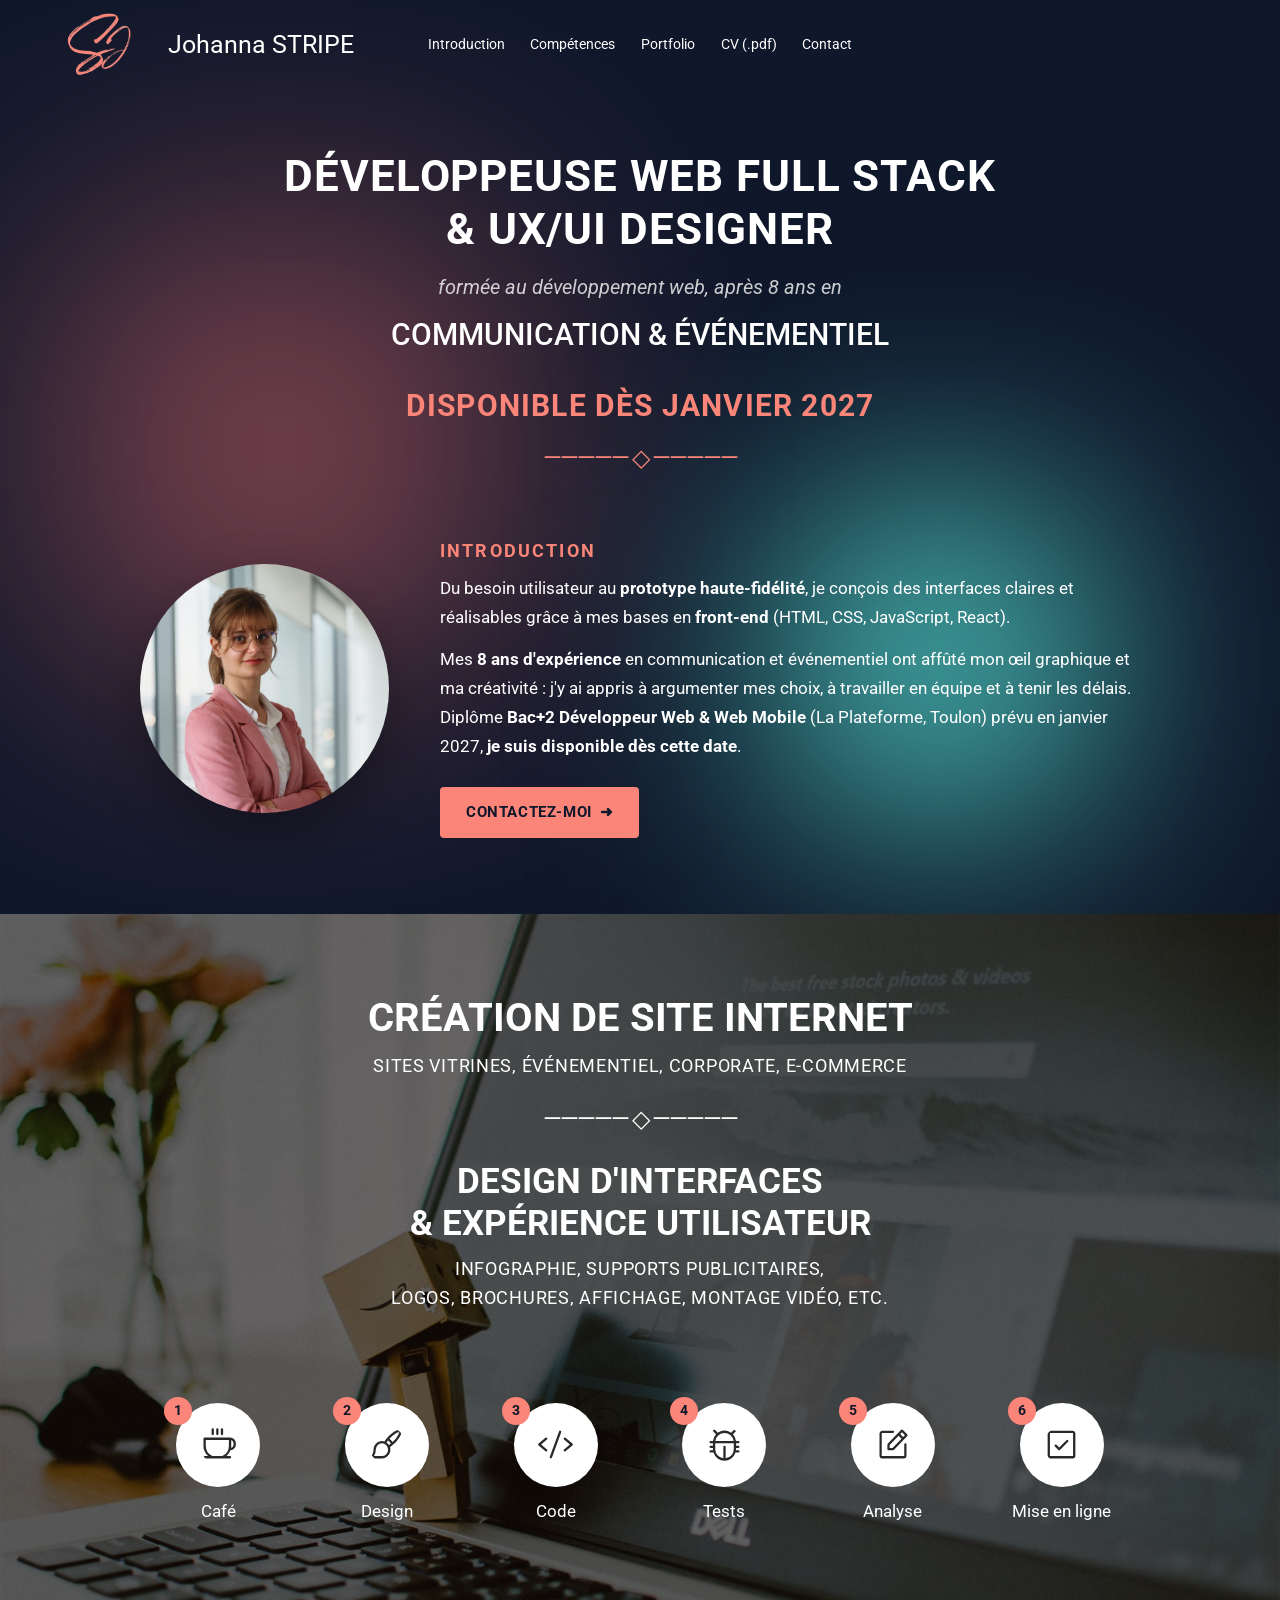
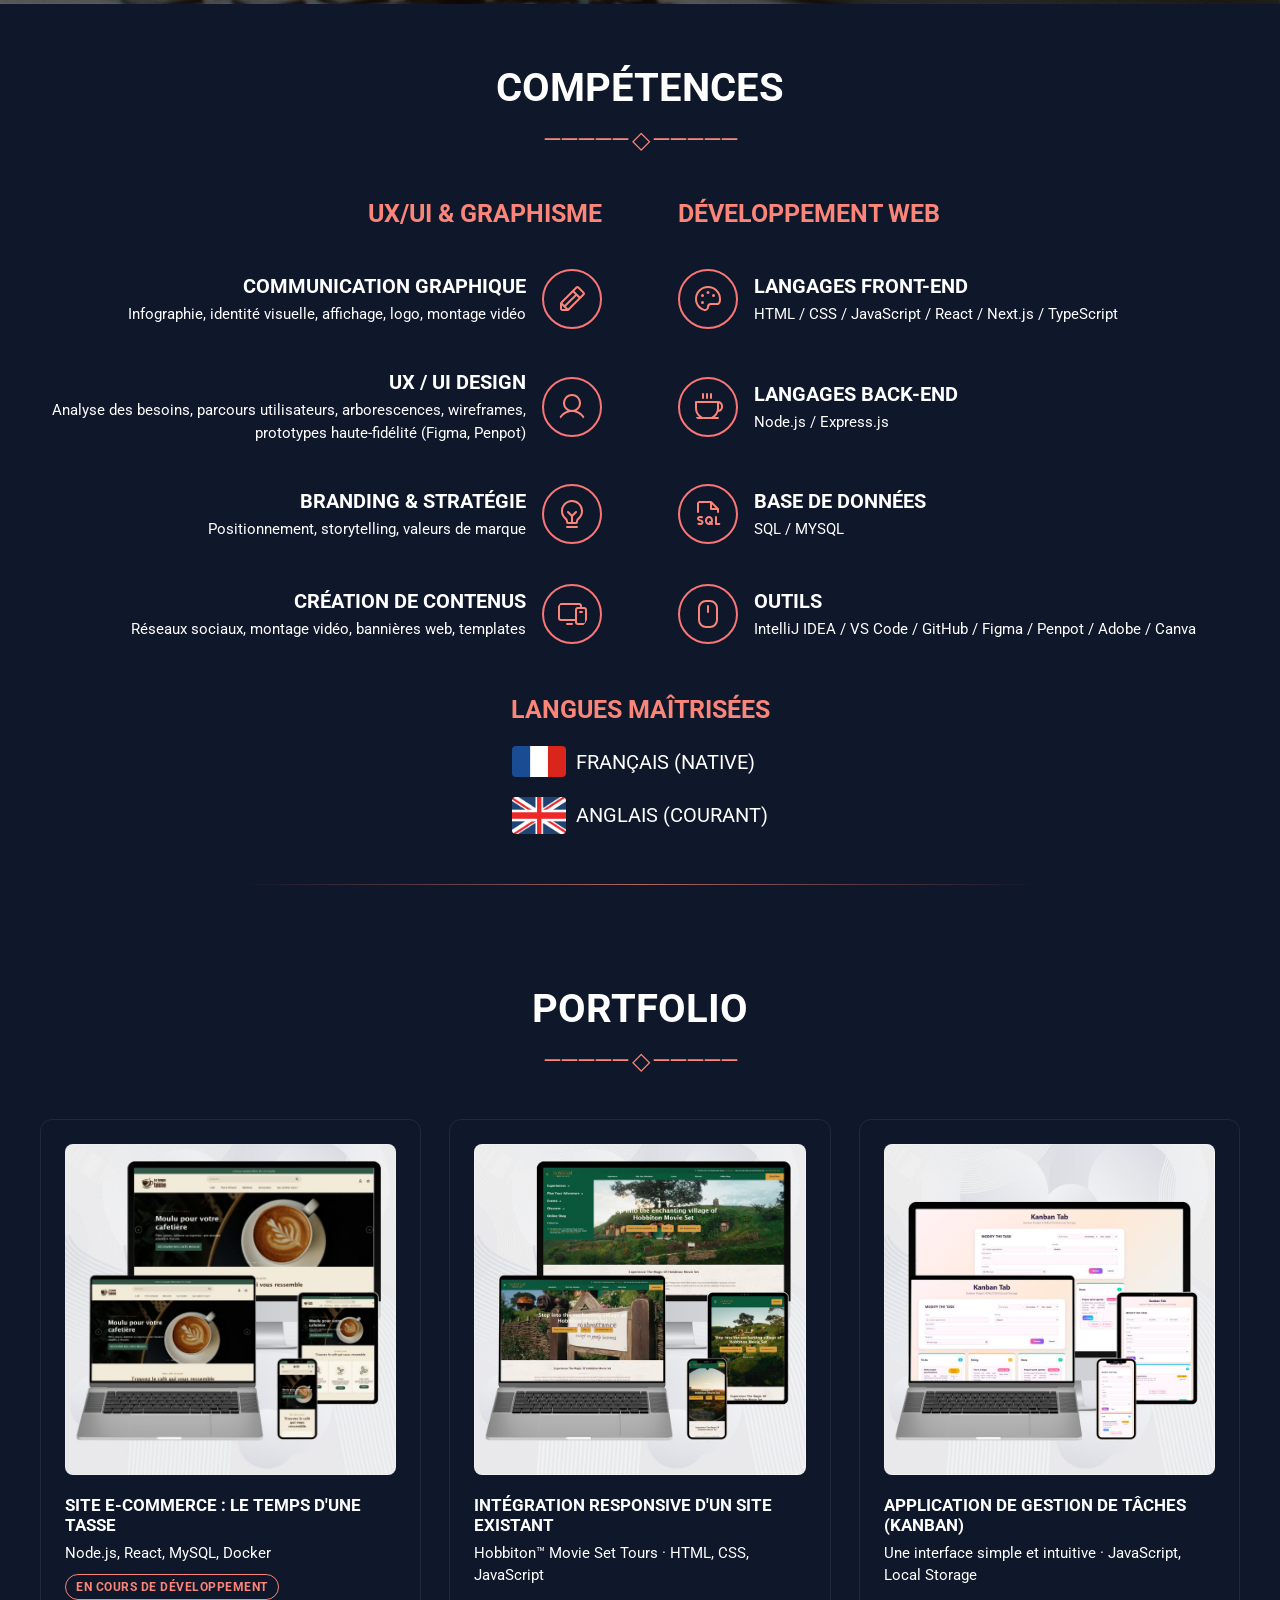
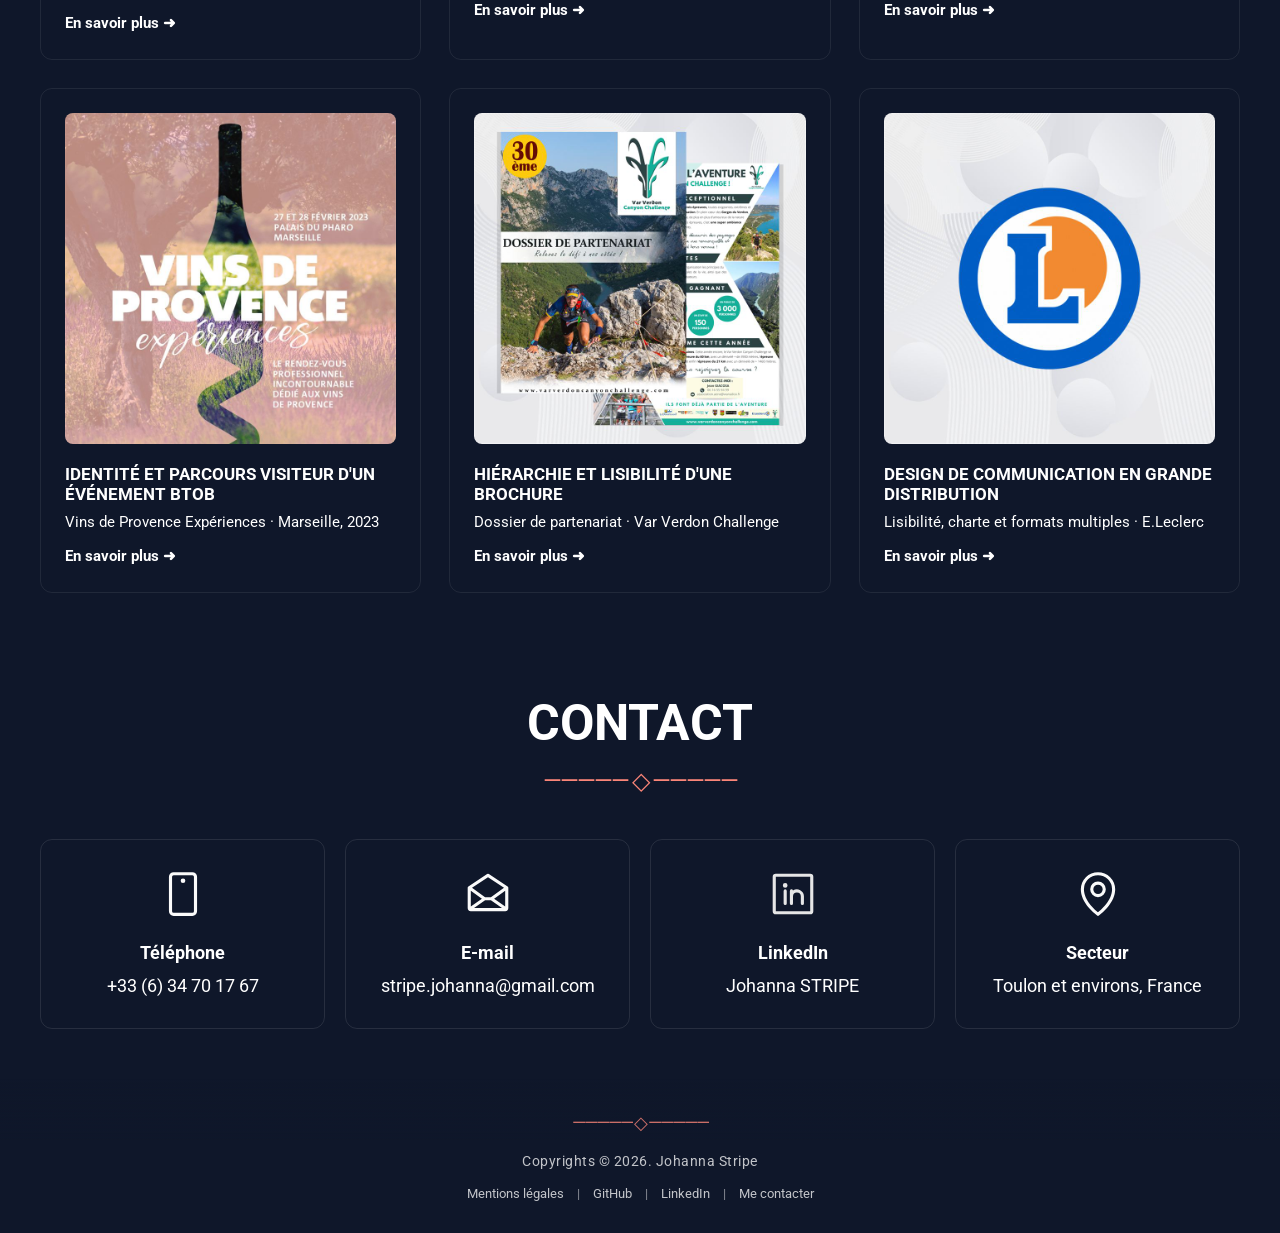
<file: index.html>
<!DOCTYPE html>
<html lang="fr">
<head>
    <meta charset="UTF-8">
    <meta name="viewport" content="width=device-width, initial-scale=1.0">
    <meta name="description" content="Johanna Stripe, UX/UI Designer et développeuse front-end (HTML, CSS, JavaScript, React). 8 ans d'expérience en communication et événementiel. Disponible dès janvier 2027, région toulonnaise.">
    <meta name="author" content="Johanna Stripe">

    <!-- Open Graph (aperçu réseaux sociaux type LinkedIn) -->
    <meta property="og:title" content="Johanna Stripe - UX/UI Designer &amp; Développeuse Front-End">
    <meta property="og:description" content="Portfolio de Johanna Stripe : du besoin utilisateur au prototype haute-fidélité, des interfaces claires et réalisables. Disponible dès janvier 2027.">
    <meta property="og:image" content="img/Profil/Linkedin.jpg">
    <meta property="og:type" content="website">
    <meta name="theme-color" content="#0f172a">

    <title>Johanna STRIPE - Design d'interfaces &amp; Expérience utilisateur</title>
    <link rel="preconnect" href="https://fonts.googleapis.com">
    <link rel="preconnect" href="https://fonts.gstatic.com" crossorigin>
    <link rel="stylesheet" href="https://fonts.googleapis.com/css2?family=Roboto:ital,wght@0,300;0,400;0,500;0,700;1,400&display=swap">
    <link rel="stylesheet" href="css/style.css">
    <link rel="stylesheet" href="css/settings.css">
    <link rel="stylesheet" href="css/navBar.css">
    <link rel="stylesheet" href="css/section1Home.css">
    <link rel="stylesheet" href="css/section2CreationSites.css">
    <link rel="stylesheet" href="css/section3Competences.css">
    <link rel="stylesheet" href="css/section4Portfolio.css">
    <link rel="stylesheet" href="css/section5Contact.css">
    <link rel="stylesheet" href="css/footer.css">
    <link rel="icon" href="img/logo_JS.png">
</head>

<body>
<!--**************START OF NAV**************-->
<nav class="nav flex align-items-center position-fixed" aria-label="Navigation principale">
    <div class="menu-left flex align-items-center">
        <button class="menu-burger display-none" aria-label="Ouvrir le menu" aria-expanded="false" aria-controls="menu-list">
            <span></span>
            <span></span>
            <span></span>
        </button>
        <a class="logo-and-name flex align-items-center text-decoration-none" href="#top">
            <img src="img/logo_JS (1).png" height="75" width="150" alt="Logo Johanna Stripe"/>
            <span class="name c-white">Johanna STRIPE</span>
        </a>
    </div>
    <div class="menu">
        <ul id="menu-list" class="menu-list list-none flex align-items-center p-0 c-white">
            <li><a class="about" href="#about">Introduction</a></li>
            <li><a class="competences" href="#competences">Compétences</a></li>
            <li><a class="portfolio" href="#portfolio">Portfolio</a></li>
            <li><a class="cv" href="doc/CV.pdf" target="_blank" rel="noopener">CV (.pdf)</a></li>
            <li><a class="contact" href="#contact">Contact</a></li>
        </ul>
    </div>
</nav>
<section id="about" class="section-about flex flex-direction-column align-items-center">
    <div class="div-about flex flex-direction-column align-items-center justify-content-center">
        <h1 class="c-white uppercase">Développeuse web full stack <br>&amp; UX/UI Designer</h1>
        <p class="hero-lead c-white font-italique">formée au développement web, après 8 ans en</p>
        <p class="hero-field c-white uppercase">Communication &amp; Événementiel</p>
        <p class="stage c-salmonfa8578 text-align-center uppercase font-bold">Disponible
            dès janvier 2027</p>
        <div class="deco1 c-salmonfa8578" aria-hidden="true">————— ◇ —————</div>
    </div>

    <div class="apropos flex flex-direction-row align-items-center">
        <div class="">
            <img class="photo-profil" src="img/Profil/Linkedin.jpg"
                 alt="Portrait de Johanna Stripe" width="320" height="320" fetchpriority="high">
        </div>
        <div class="introduction flex flex-direction-column">
            <h2 class="c-salmonfa8578 uppercase">Introduction</h2>
            <p class="c-white">
                Du besoin utilisateur au <b>prototype haute-fidélité</b>, je conçois des interfaces claires et
                réalisables grâce à mes bases en <b>front-end</b> (HTML, CSS, JavaScript, React).
            </p>
            <p class="c-white">
                Mes <b>8 ans d'expérience</b> en communication et événementiel ont affûté mon œil graphique et ma
                créativité : j'y ai appris à argumenter mes choix, à travailler en équipe et à tenir les délais.
                Diplôme <b>Bac+2 Développeur Web &amp; Web Mobile</b> (La Plateforme, Toulon) prévu en janvier 2027,
                <b>je suis disponible dès cette date</b>.
            </p>
            <a href="#contact" class="button-me-contacter align-self-flex-start font-bold uppercase text-decoration-none cursor-pointer">
                Contactez-moi
                <span class="inline-block" aria-hidden="true">➜</span>
            </a>
        </div>
    </div>

</section>
<!--******************SECTION : CREATION DE SITE*********************-->
<section class="creation-sites flex flex-direction-column justify-content-center align-items-center" aria-labelledby="creation-title">
    <div class="text-align-center c-white">
        <h2 id="creation-title" class="c-white uppercase">Création de site internet</h2>
        <p class="creation-sub c-white uppercase">Sites vitrines, événementiel,
            corporate, e-commerce</p>
    </div>
    <div class="deco1 c-white" aria-hidden="true">————— ◇ —————</div>

    <div class="text-align-center c-white">
        <h3 class="c-white">DESIGN D'INTERFACES <br>&amp; EXPÉRIENCE UTILISATEUR</h3>
        <p class="creation-sub c-white uppercase">Infographie, supports publicitaires,
            <br> logos, brochures,
            affichage, montage vidéo, etc.
        </p>
    </div>

    <ol class="div-cafe list-none p-0">

        <li class="flex flex-direction-column align-items-center position-relative">
            <span class="numbers c-navy0f172a b-salmonfa8578 border-radius-50 position-absolute" aria-hidden="true">1</span>
            <img class="b-white border-radius-50" src="img/icons/coffee-black.svg" alt="" width="84" height="84">
            <span class="text-cafe c-white">Café</span>
        </li>
        <li class="flex flex-direction-column align-items-center position-relative">
            <span class="numbers c-navy0f172a b-salmonfa8578 border-radius-50 position-absolute" aria-hidden="true">2</span>
            <img class="b-white border-radius-50" src="img/icons/paint-brush-black.svg" alt="" width="84" height="84">
            <span class="text-cafe c-white">Design</span>
        </li>
        <li class="flex flex-direction-column align-items-center position-relative">
            <span class="numbers c-navy0f172a b-salmonfa8578 border-radius-50 position-absolute" aria-hidden="true">3</span>
            <img class="b-white border-radius-50" src="img/icons/code-black.svg" alt="" width="84" height="84">
            <span class="text-cafe c-white">Code</span>
        </li>
        <li class="flex flex-direction-column align-items-center position-relative">
            <span class="numbers c-navy0f172a b-salmonfa8578 border-radius-50 position-absolute" aria-hidden="true">4</span>
            <img class="b-white border-radius-50" src="img/icons/bug-black.svg" alt="" width="84" height="84">
            <span class="text-cafe c-white">Tests</span>
        </li>
        <li class="flex flex-direction-column align-items-center position-relative">
            <span class="numbers c-navy0f172a b-salmonfa8578 border-radius-50 position-absolute" aria-hidden="true">5</span>
            <img class="b-white border-radius-50" src="img/icons/note-pencil-black.svg" alt="" width="84" height="84">
            <span class="text-cafe c-white">Analyse</span>
        </li>
        <li class="flex flex-direction-column align-items-center position-relative">
            <span class="numbers c-navy0f172a b-salmonfa8578 border-radius-50 position-absolute" aria-hidden="true">6</span>
            <img class="b-white border-radius-50" src="img/icons/check-square-black.svg" alt="" width="84" height="84">
            <span class="text-cafe c-white">Mise en ligne</span>
        </li>
    </ol>

</section>

<!--**************SECTION : COMPETENCES*****************-->
<section id="competences" class="section-competences m-0 c-white">
    <h2 class="font-size-40px text-align-center uppercase p-top-50px m-bottom-auto">Compétences</h2>

    <div class="deco1 c-salmon font-size-30px text-align-center m-bottom-40px" aria-hidden="true">————— ◇ —————</div>

    <div class="div-competences flex flex-direction-row justify-content-center align-items-center gap-80px m-0">

        <!--DIV GAUCHE-->
        <div class="list-competences-graphisme flex flex-1 flex-direction-column align-items-end text-align-right gap-40px">
            <div class="flex flex-direction-column align-items-end">
                <h3 class="title-competences c-salmonfa8578 uppercase m-0">UX/UI &amp; Graphisme</h3>
            </div>
            <div class="flex align-items-center gap-20px position-relative ">
                <div class="m-right-80px">
                    <h5 class="uppercase font-size-20px m-0">Communication graphique</h5>
                    <p class="font-size-15px m-0">Infographie, identité visuelle, affichage, logo, montage vidéo</p>
                </div>
                <img class="icon-light-salmon position-absolute" src="img/icons/pencil.svg" alt="">
                <img class="icon-light-white b-salmon position-absolute opacity-0" aria-hidden="true" src="img/icons/pencil-white.svg"
                     alt="">
            </div>

            <div class="flex align-items-center gap-20px position-relative">
                <div class="m-right-80px">
                    <h5 class="uppercase font-size-20px m-0 ">UX / UI DESIGN</h5>
                    <p class="font-size-15px m-0">Analyse des besoins, parcours utilisateurs, arborescences, wireframes, prototypes haute-fidélité (Figma, Penpot)</p>
                </div>
                <img class="icon-light-salmon position-absolute" src="img/icons/user.svg" alt="">
                <img class="icon-light-white b-salmon position-absolute opacity-0" aria-hidden="true" src="img/icons/user_white.svg"
                     alt="">
            </div>

            <div class="flex align-items-center gap-20px position-relative">
                <div class="m-right-80px">
                    <h5 class="uppercase font-size-20px m-0">BRANDING &amp; STRATÉGIE</h5>
                    <p class="font-size-15px m-0">Positionnement, storytelling, valeurs de marque</p>
                </div>
                <img class="icon-light-salmon position-absolute" src="img/icons/light.svg" alt="">
                <img class="icon-light-white b-salmon position-absolute opacity-0" aria-hidden="true" src="img/icons/light_white.svg"
                     alt="">
            </div>
            <div class="flex align-items-center gap-20px position-relative">
                <div class="m-right-80px">
                    <h5 class="uppercase font-size-20px m-0">CRÉATION DE CONTENUS</h5>
                    <p class="font-size-15px m-0">Réseaux sociaux, montage vidéo, bannières web, templates</p>
                </div>
                <img class="icon-light-salmon position-absolute" src="img/icons/desktop.svg" alt="">
                <img class="icon-light-white b-salmon position-absolute opacity-0" aria-hidden="true" src="img/icons/desktop-white.svg"
                     alt="">
            </div>
        </div>

        <!--DIV DROITE-->
        <div class="list-competences-web flex flex-1 flex-direction-column align-items-start gap-40px">
            <div class="flex flex-direction-column align-items-start">
                <h3 class="title-competences c-salmonfa8578 uppercase m-0">Développement web</h3>
            </div>
            <div class="flex align-items-center gap-20px position-relative">
                <img class="icon-light-salmon2 position-absolute" src="img/icons/palette.svg" alt="">
                <img class="icon-light-white2 b-salmon position-absolute opacity-0" aria-hidden="true" src="img/icons/palette-white.svg"
                     alt="">
                <div class="m-left-80px">
                    <h5 class="uppercase font-size-20px m-0">Langages front-end</h5>
                    <p class="font-size-15px m-0">HTML / CSS / JavaScript / React / Next.js / TypeScript</p>
                </div>
            </div>
            <div class="flex align-items-center gap-20px position-relative">
                <img class="icon-light-salmon2 position-absolute" src="img/icons/coffee.svg" alt="">
                <img class="icon-light-white2 b-salmon position-absolute opacity-0" aria-hidden="true" src="img/icons/coffee-white.svg"
                     alt="">
                <div class="m-left-80px">
                    <h5 class="uppercase font-size-20px m-0">Langages back-end</h5>
                    <p class="font-size-15px m-0">Node.js / Express.js</p>
                </div>
            </div>
            <div class="flex align-items-center gap-20px position-relative">
                <img class="icon-light-salmon2 position-absolute" src="img/icons/sql_white.svg" alt="">
                <img class="icon-light-white2 b-salmon position-absolute opacity-0" aria-hidden="true" src="img/icons/sql.svg"
                     alt="">
                <div class="m-left-80px">
                    <h5 class="uppercase font-size-20px m-0">Base de données</h5>
                    <p class="font-size-15px m-0">SQL / MYSQL</p>
                </div>
            </div>
            <div class="flex align-items-center gap-20px position-relative">
                <img class="icon-light-salmon2 position-absolute" src="img/icons/mouse-simple.svg" alt="">
                <img class="icon-light-white2 b-salmonfa8578 position-absolute opacity-0"
                     src="img/icons/mouse-white.svg"
                     alt="">
                <div class="m-left-80px">
                    <h5 class="uppercase font-size-20px m-0">Outils</h5>
                    <p class="font-size-15px m-0">IntelliJ IDEA / VS Code / GitHub / Figma / Penpot / Adobe / Canva</p>
                </div>
            </div>

        </div>
    </div>

    <!--DIV BOTTOM-->

    <div class="langues flex flex-direction-column gap-20px m-top-50px align-items-center">
        <h3 class="title-competences c-salmonfa8578 uppercase m-0 text-align-center">Langues maîtrisées</h3>
       <div class="langues-mother flex flex-direction-column gap-20px align-items-flex-start">
        <div class="flex gap-10px align-items-center">
            <img class="flag align-items-flex-start" src="img/FR_flag.png" height="36" width="54" alt=""/>
            <p class="uppercase font-size-20px m-0">Français (native)</p>
        </div>
        <div class="flex gap-10px align-items-center m-bottom-40px">
            <img class="flag align-items-flex-start" src="img/EN_flag.png" height="36" width="54" alt=""/>
            <p class="uppercase font-size-20px m-0">Anglais (courant)</p>
        </div>
    </div>
    </div>
    <div class="deco-long" aria-hidden="true"></div>

</section>

<!--****************PORTFOLIO*********************-->
<section id="portfolio" class="section-portfolio m-0 c-white">

    <h2 class="portfolio-title font-size-40px text-align-center uppercase p-top-30px m-bottom-auto">portfolio</h2>
    <div class="deco1 c-salmon font-size-30px text-align-center m-bottom-20px" aria-hidden="true">————— ◇ —————</div>
    <div class="div-portfolio-mother flex flex-wrap justify-content-space-evenly position-relative m-left-40px m-right-40px">

        <!--------------- DIV 6 : LE TEMPS D'UNE TASSE (affichée en premier) ---------------->
        <div class="div-portfolio portfolio-6 flex flex-direction-column cursor-pointer p-30px">
            <img class="m-bottom-20px align-self-center" src="img/LeTempsDuneTasse_700.jpg" width="350" height="350"
                 alt="Site Le temps d'une tasse affiché sur écran d'ordinateur, portable, tablette et téléphone">
            <div class="w-350px align-self-center">
                <h4 class="uppercase m-0 p-0 text-align-justify">Site e-commerce : Le temps d'une tasse</h4>
                <p class="m-0">Node.js, React, MySQL, Docker</p>
                <span class="badge-wip">En cours de développement</span>
                <p class="en-savoir-plus-6">En savoir plus <span class="inline-block">➜</span></p>
            </div>
        </div>

        <!--------------- DIV 1 HOBBITON ---------------->
        <div class="div-portfolio portfolio-1 flex flex-direction-column cursor-pointer p-30px">
            <img class="m-bottom-20px align-self-center" src="img/Site_hobbiton/portfolio_hobbiton.jpg" width="350" height="350" loading="lazy"
                 alt="Aperçu du site Hobbiton Movie Set Tours">
            <div class="w-350px align-self-center">
                <h4 class="uppercase m-0 p-0 text-align-justify">Intégration responsive d'un site existant</h4>
                <p class="m-0">Hobbiton™ Movie Set Tours · HTML, CSS, JavaScript</p>
                <p class="en-savoir-plus-1">En savoir plus <span class="inline-block">➜</span></p>
            </div>
        </div>

        <!--------------- DIV 2 KANBAN ---------------->
        <div class="div-portfolio portfolio-2 flex flex-direction-column cursor-pointer p-30px">
            <img class="m-bottom-20px align-self-center" src="img/Kanban/Kanban.jpg" width="350" height="350" loading="lazy"
                 alt="Aperçu de l'application Kanban">
            <div class="w-350px align-self-center">
                <h4 class="uppercase m-0 p-0 text-align-justify ">Application de gestion de tâches (Kanban)</h4>
                <p class="m-0">Une interface simple et intuitive · JavaScript, Local Storage</p>
                <p class="en-savoir-plus-2">En savoir plus <span class="inline-block">➜</span></p>
            </div>
        </div>

        <!--------------- DIV 3 VPE ---------------->
        <div class="div-portfolio portfolio-3 flex flex-direction-column cursor-pointer p-30px">
            <img class="m-bottom-20px align-self-center" src="img/CIVP/Format%20Carré%20FR.jpg" width="350" height="350" loading="lazy"
                 alt="Visuel de la campagne Vins de Provence Expériences">
            <div class="w-350px align-self-center">
                <h4 class="uppercase m-0 p-0 text-align-justify">Identité et parcours visiteur d'un événement BtoB</h4>
                <p class="m-0 text-align-justify">Vins de Provence Expériences · Marseille, 2023</p>
                <p class="en-savoir-plus-3">En savoir plus <span class="inline-block">➜</span></p>
            </div>
        </div>


        <!--------------- DIV 4 VVC---------------->
        <div class="div-portfolio portfolio-4 flex flex-direction-column cursor-pointer p-30px">
            <img class="m-bottom-20px align-self-center" src="img/Var%20Verdon%20Challenge/VVC_portfolio.jpg" width="350" height="350" loading="lazy"
                 alt="Brochure Var Verdon Challenge">
            <div class="w-350px align-self-center">
                <h4 class="uppercase m-0 p-0 text-align-justify">Hiérarchie et lisibilité d'une brochure</h4>
                <p class="m-0">Dossier de partenariat · Var Verdon Challenge</p>
                <p class="en-savoir-plus-4">En savoir plus <span class="inline-block">➜</span></p>
            </div>
        </div>

        <!--------------- DIV 5 GD---------------->
        <div class="div-portfolio portfolio-5 flex flex-direction-column cursor-pointer p-30px">
            <img class="m-bottom-20px align-self-center" src="img/E.Leclerc/gd_portfolio.jpg" width="350" height="350" loading="lazy" alt="Aperçu de supports de communication E.Leclerc">
            <div class="text-align-justify flex flex-direction-column flex-1 w-350px align-self-center">
                <h4 class="uppercase m-0 p-0 text-align-justify">Design de communication en grande distribution</h4>
                <p class="m-0 text-align-justify">Lisibilité, charte et formats multiples · E.Leclerc</p>
                <p class="en-savoir-plus-5 m-top-auto">En savoir plus <span class="inline-block">➜</span></p>
            </div>
        </div>

        <!-------------- ASIDE DIV 1 HOBBITON ------------->
        <aside class="aside-1 c-white w-60 m-left-auto m-right-20px">
            <button class="aside-close-1" aria-label="Fermer le détail du projet">✕</button>

            <div class="aside-header">
                <h4 class="uppercase m-0 font-size-22px">Intégration responsive d'un site existant</h4>
                <a class="m-0 c-white text-decoration-none cursor-pointer" href="https://www.hobbitontours.com/">Hobbiton™
                    Movie Set Tours (official version)</a>

                <div class="tags flex gap-10px m-top-10px">
                    <span class="key_info_projet">HTML</span>
                    <span class="key_info_projet">CSS</span>
                    <span class="key_info_projet">JavaScript</span>
                    <span class="key_info_projet">Responsive</span>
                    <span class="key_info_projet">Intégration</span>
                </div>
            </div>

            <hr class="aside-divider">

            <div class="aside-left flex flex-direction-column flex-1">
                <div>
                    <h5 class="c-salmonfa8578 uppercase font-size-18px m-0">Contexte</h5>
                    <div class="a-propos-du-projet flex flex-direction-column align-items-start">
                        <p class="font-size-14px m-bottom-10px m-top-10px text-align-justify">Reproduction fidèle du site officiel de Hobbiton™ Movie Set Tours, réalisée dans le cadre de ma formation.</p>
<h5 class="c-salmonfa8578 uppercase font-size-18px m-0 m-top-10px">Mon rôle</h5>
<p class="font-size-14px m-bottom-10px m-top-10px text-align-justify">Analyser la structure et la hiérarchie de l'information du site, puis l'intégrer en HTML, CSS et JavaScript natif.</p>
<h5 class="c-salmonfa8578 uppercase font-size-18px m-0 m-top-10px">Démarche</h5>
<p class="font-size-14px m-bottom-10px m-top-10px text-align-justify">J'ai relevé l'identité visuelle de la marque (couleurs, typographies, images) pour la respecter scrupuleusement, et pensé la mise en page pour que le site reste lisible et utilisable du mobile au grand écran.</p>
<h5 class="c-salmonfa8578 uppercase font-size-18px m-0 m-top-10px">Ce que j'en retiens</h5>
<p class="font-size-14px m-bottom-10px m-top-10px text-align-justify">Le responsive n'est pas une adaptation de dernière minute : c'est une contrainte à intégrer dès la structure de la page. Ce projet m'a aussi appris à structurer un code propre.</p>

                        <a href="https://johanna-stripe.github.io/reproduction_existing_site/" class="button-voir-site text-decoration-none m-bottom-20px">Voir le site ➜</a>
                    </div>
                </div>
            </div>

            <div class="aside-screenshots flex-1">
                <img src="img/Site_hobbiton/Screenshot1.jpg" class="screenshot-main" alt="Capture d'écran du projet">
                <div class="flex gap-10px">
                    <img src="img/Site_hobbiton/Screenshot2.jpg" class="screenshot-small" alt="Capture d'écran du projet">
                    <img src="img/Site_hobbiton/Screenshot3.jpg" class="screenshot-small" alt="Capture d'écran du projet">
                </div>
            </div>
        </aside>


        <!-------------- ASIDE DIV 2 Kanban ------------->
        <aside class="aside-2 c-white w-60 m-left-auto m-right-20px">
            <button class="aside-close-2" aria-label="Fermer le détail du projet">✕</button>

            <div class="aside-header">
                <h4 class="uppercase m-0 font-size-22px">Application de gestion de tâches (Kanban)</h4>
                <a class="m-0 c-white text-decoration-none cursor-pointer" href="https://johanna-stripe.github.io/Kanban_Tab/">Kanban Tab
                    (voir en ligne)</a>

                <div class="tags flex gap-10px m-top-10px">
                    <span class="key_info_projet">HTML</span>
                    <span class="key_info_projet">CSS</span>
                    <span class="key_info_projet">JavaScript</span>
                    <span class="key_info_projet">Local Storage</span>
                    <span class="key_info_projet">Responsive</span>
                </div>
            </div>

            <hr class="aside-divider">

            <div class="aside-left flex flex-direction-column flex-1">
                <div>
                    <h5 class="c-salmonfa8578 uppercase font-size-18px m-0">Contexte</h5>
                    <div class="flex flex-direction-column align-items-start">
                        <p class="font-size-14px m-bottom-10px m-top-10px text-align-justify">Projet de formation pour mettre en pratique JavaScript : un tableau Kanban pour organiser ses tâches de façon visuelle.</p>
<h5 class="c-salmonfa8578 uppercase font-size-18px m-0 m-top-10px">Le besoin utilisateur</h5>
<p class="font-size-14px m-bottom-10px m-top-10px text-align-justify">Voir d'un coup d'œil ce qui reste à faire, ce qui est en cours et ce qui est terminé, sans outil complexe.</p>
<h5 class="c-salmonfa8578 uppercase font-size-18px m-0 m-top-10px">Démarche</h5>
<p class="font-size-14px m-bottom-10px m-top-10px text-align-justify">Une interface volontairement simple et intuitive, qui réagit immédiatement aux actions de l'utilisateur (DOM, événements), avec une sauvegarde dans le Local Storage pour retrouver ses tâches à la réouverture.</p>
<h5 class="c-salmonfa8578 uppercase font-size-18px m-0 m-top-10px">Ce que j'en retiens</h5>
<p class="font-size-14px m-bottom-10px m-top-10px text-align-justify">Concevoir l'interface autour des actions de l'utilisateur, puis réaliser moi-même le prototype fonctionnel : de la logique JavaScript à l'interface responsive.</p>

                        <a href="https://johanna-stripe.github.io/Kanban_Tab/" class="button-voir-site text-decoration-none m-bottom-20px">Voir le projet ➜</a>
                    </div>
                </div>
            </div>

            <div class="aside-screenshots flex-1">
                <img src="img/Kanban/Screenshot_kanban.jpg" class="screenshot-main" alt="Capture d'écran du projet">
            </div>
        </aside>


        <!-------------- ASIDE DIV 3 VPE ------------->
        <aside class="aside-3 c-white w-60 m-left-auto m-right-20px">
            <button class="aside-close-3" aria-label="Fermer le détail du projet">✕</button>

            <div class="aside-header">
                <h4 class="uppercase m-0 font-size-22px">Identité et parcours visiteur d'un événement BtoB</h4>
                <p class="m-0 c-white">Dédiée à l’événement BtoB “Vins de Provence Expériences”</p>

                <div class="tags flex gap-10px m-top-10px">
                    <span class="key_info_projet">Affichage</span>
                    <span class="key_info_projet">Identité visuelle</span>
                    <span class="key_info_projet">Flyers</span>
                    <span class="key_info_projet">Visuels Social Media</span>
                    <span class="key_info_projet">Programme</span>
                    <span class="key_info_projet">Publications magazines</span>
                </div>
            </div>

            <hr class="aside-divider">

            <div class="aside-screenshots flex flex-direction-column gap-20px">
                <div>
                    <h5 class="c-salmonfa8578 uppercase font-size-18px m-0">Contexte</h5>
                    <div class="flex flex-direction-column m-bottom-20px">
                        <p class="font-size-14px m-bottom-10px m-top-10px text-align-justify">Première édition du salon BtoB des Vins de Provence (Marseille, 2023) : faire connaître l'événement auprès des professionnels et leur donner envie de venir.</p>
<h5 class="c-salmonfa8578 uppercase font-size-18px m-0 m-top-10px">Mon rôle</h5>
<p class="font-size-14px m-bottom-10px m-top-10px text-align-justify">Concevoir et piloter la communication de A à Z : supports visuels, street marketing ciblé, campagnes de mailing, community management et relations presse (magazines et web).</p>
<h5 class="c-salmonfa8578 uppercase font-size-18px m-0 m-top-10px">Démarche</h5>
<p class="font-size-14px m-bottom-10px m-top-10px text-align-justify">Une identité visuelle déclinée de façon cohérente sur chaque point de contact du parcours du visiteur : invitation, flyer, réseaux sociaux, signature mail, programme et publications.</p>
<h5 class="c-salmonfa8578 uppercase font-size-18px m-0 m-top-10px">Résultat</h5>
<p class="font-size-14px m-bottom-10px m-top-10px text-align-justify">180 exposants fédérés et 900 visiteurs qualifiés, avec une analyse des performances après l'événement.</p>


                    </div>
                    <h5 class="c-salmonfa8578 uppercase font-size-18px m-bottom-20px">Exemples de quelques créations
                        du projet :</h5>

                    <div class="div-flyer-rs flex gap-10px">
                        <div class="flex flex-direction-column gap-5px">
                            <span class="key_info_projet">Flyer publicitaire</span>
                            <div class="flex gap-5px">
                                <img src="img/CIVP/230105_Flyer VPE_page-0001.jpg" height="437" width="315" alt="Flyer Vins de Provence Expériences, recto" loading="lazy"/>
                                <img src="img/CIVP/230105_Flyer VPE_page-0002.jpg" height="437" width="315" alt="Flyer Vins de Provence Expériences, verso" loading="lazy"/>
                            </div>
                            <span class="key_info_projet m-top-20px">Carton d'invitation</span>
                            <img src="img/CIVP/Invitation  Vins de Provence Expériences_page-0001.jpg" height="437"
                                 width="630" alt="Carton d'invitation Vins de Provence Expériences" loading="lazy"/></div>
                        <div class="div-rs flex flex-direction-column gap-5px">
                            <span class="key_info_projet">Visuels réseaux sociaux</span>
                            <div class="div-res-img flex flex-direction-column">
                                <img src="img/CIVP/2.jpg" height="280" width="280" alt="Visuel réseaux sociaux Vins de Provence Expériences" loading="lazy"/>
                                <img class="m-top-20px" src="img/CIVP/7.jpg" height="280" width="280" alt="Visuel réseaux sociaux Vins de Provence Expériences" loading="lazy"/>
                                <img class="m-top-20px" src="img/CIVP/linkedin000_vdp_220927.jpg" height="280"
                                     width="280" alt="Visuel LinkedIn Vins de Provence Expériences" loading="lazy"/>
                            </div>
                        </div>
                    </div>
                    <div class="signatures-mail flex flex-direction-column gap-5px m-top-20px">
                        <span class="key_info_projet align-self-center">Signatures de mail</span>
                        <img class="align-self-center" src="img/CIVP/VDP_mail_600x250_221116 (2).jpg" height="250"
                             width="600" alt="Signature de mail Vins de Provence Expériences" loading="lazy"/>
                    </div>
                </div>
            </div>
        </aside>

        <!-------------- ASIDE DIV 4 VVC ------------->
        <aside class="aside-4 c-white w-60 m-left-auto m-right-20px">
            <button class="aside-close-4" aria-label="Fermer le détail du projet">✕</button>

            <div class="aside-header">
                <h4 class="uppercase m-0 font-size-22px">Hiérarchie et lisibilité d'une brochure</h4>
                <p class="font-size-14px m-bottom-10px m-top-10px text-align-justify ">
                    Événement sportif - Var Verdon Challenge
                </p>

                <div class="tags flex gap-10px m-top-10px">
                    <span class="key_info_projet">Mise en page</span>
                    <span class="key_info_projet">Canva</span>
                    <span class="key_info_projet">Photoshop</span>
                </div>
            </div>

            <hr class="aside-divider">

            <div class="aside-left flex flex-direction-column flex-1">
                <div>
                    <h5 class="c-salmonfa8578 uppercase font-size-18px m-0">Contexte</h5>
                    <div class="flex flex-direction-column">
                        <p class="font-size-14px m-bottom-10px m-top-10px text-align-justify">Brochure officielle de l'événement sportif Var Verdon Challenge, destinée à la fois aux participants et aux partenaires.</p>
<h5 class="c-salmonfa8578 uppercase font-size-18px m-0 m-top-10px">Démarche</h5>
<p class="font-size-14px m-bottom-10px m-top-10px text-align-justify">Une mise en page qui guide la lecture : hiérarchie des titres, respiration, visuels forts. Canva pour la structure globale, Photoshop pour retoucher et traiter les photos.</p>
<h5 class="c-salmonfa8578 uppercase font-size-18px m-0 m-top-10px">Objectif</h5>
<p class="font-size-14px m-bottom-10px m-top-10px text-align-justify">Donner envie de s'inscrire tout en valorisant les partenaires et les paysages du Verdon, avec un support dynamique, lisible et immersif.</p>

                    </div>
                </div>
            </div>

            <div class="flex gap-20px justify-content-center m-top-20px">
                <img class="vvc-img" src="img/Var Verdon Challenge/var_verdon_challenge (1).jpg" height="438" width="310" alt="Brochure Var Verdon Challenge, extrait 1" loading="lazy"/>
                <img class="vvc-img" src="img/Var Verdon Challenge/var_verdon_challenge (2).jpg" height="438" width="310" alt="Brochure Var Verdon Challenge, extrait 2" loading="lazy"/>
            </div>
        </aside>


        <!-------------- ASIDE DIV 5 GD ------------->
        <aside class="aside-5 c-white w-60 m-left-auto m-right-20px">
            <button class="aside-close-5" aria-label="Fermer le détail du projet">✕</button>

            <div class="aside-header">
                <h4 class="uppercase m-0 font-size-22px">Design de communication en grande distribution</h4>
                <p class="m-0 c-white">
                    Affiches, catalogues, réseaux sociaux, montage vidéo etc.
                </p>

                <div class="tags flex gap-10px m-top-10px">
                    <span class="key_info_projet">Photoshop</span>
                    <span class="key_info_projet">Adobe Premiere</span>
                    <span class="key_info_projet">Canva</span>
                    <span class="key_info_projet">Suite Google</span>
                    <span class="key_info_projet">Microsoft</span>
                </div>
            </div>

            <hr class="aside-divider">

            <div class="aside-left flex flex-direction-column flex-1">
                <div>
                    <h5 class="c-salmonfa8578 uppercase font-size-18px m-0">Contexte</h5>
                    <div class="flex flex-direction-column">
                        <p class="font-size-14px m-bottom-10px m-top-10px text-align-justify">Communication print et digitale d'un magasin E.Leclerc : affiches, catalogues, flyers, panneaux, réseaux sociaux, vidéos et outils d'aide à la formation des équipes.</p>
<h5 class="c-salmonfa8578 uppercase font-size-18px m-0 m-top-10px">Contraintes</h5>
<p class="font-size-14px m-bottom-10px m-top-10px text-align-justify">Chartes graphiques à respecter strictement, formats très variés, délais courts, et un message à comprendre en quelques secondes.</p>
<h5 class="c-salmonfa8578 uppercase font-size-18px m-0 m-top-10px">Démarche</h5>
<p class="font-size-14px m-bottom-10px m-top-10px text-align-justify">Hiérarchiser l'information (offre, prix, appel à l'action), adapter chaque visuel à son support et à son lieu de lecture, garder une cohérence d'ensemble dans la durée.</p>
<h5 class="c-salmonfa8578 uppercase font-size-18px m-0 m-top-10px">Ce que j'en retiens</h5>
<p class="font-size-14px m-bottom-10px m-top-10px text-align-justify">Concevoir pour le terrain : un visuel efficace est un visuel compris vite, par les équipes comme par les clients.</p>

                    </div>
                </div>
            </div>

            <div class="flex flex-direction-column gap-40px">

                <div>
                    <span class="key_info_projet m-top-10px">Divers affichages</span>
                    <div class="flex gap-10px m-top-20px scroll-x">
                        <img src="img/E.Leclerc/affiches%20promo.jpg"
                             height="320" width="240" alt="Création graphique pour E.Leclerc" loading="lazy"/>
                        <img src="img/E.Leclerc/Flyer%20Drive%20Adrexo%20shopopop%20(2).jpg"
                             height="320" width="240" alt="Création graphique pour E.Leclerc" loading="lazy"/>
                        <img src="img/E.Leclerc/Flyer%20Drive%20Adrexo%20shopopop%20(3).jpg"
                             height="320" width="240" alt="Création graphique pour E.Leclerc" loading="lazy"/>
                        <img src="img/E.Leclerc/Offre d'emploi boulanger.jpg" height="320" width="240" alt="Création graphique pour E.Leclerc" loading="lazy"/>
                        <img src="img/E.Leclerc/Affiches%20(1).jpg" height="320" width="240" alt="Création graphique pour E.Leclerc" loading="lazy"/>
                        <img src="img/E.Leclerc/Six-Fours%20Mag%20-%20Leclerc%20La%20Seyne%20-%20Decembre%20-%20Janvier%202021.jpg"
                             height="320" width="240" alt="Création graphique pour E.Leclerc" loading="lazy"/>
                        <img src="img/E.Leclerc/Flyer drive 16x32.jpg" height="320" width="180" alt="Création graphique pour E.Leclerc" loading="lazy"/></div>
                </div>

                <div class="flex flex-direction-column gap-40px">
                    <div>
                        <span class="key_info_projet m-top-20px">Panneaux publicitaires</span>
                        <div class="flex gap-10px m-top-20px scroll-x">
                            <img src="img/E.Leclerc/panneaux leclerc.jpg" height="200" width="400" alt="Création graphique pour E.Leclerc" loading="lazy"/>
                            <img src="img/E.Leclerc/Drive de la Ciotat.jpg" height="230" width="300" alt="Création graphique pour E.Leclerc" loading="lazy"/>
                            <img src="img/E.Leclerc/Flyer%20Drive%20Adrexo%20shopopop%20(5).jpg" height="230"
                                 width="330" alt="Création graphique pour E.Leclerc" loading="lazy"/>

                        </div>
                    </div>

                    <div>
                        <span class="key_info_projet">Catalogues promotionnels</span>
                        <div class="flex gap-20px m-top-20px scroll-x">
                            <img src="img/E.Leclerc/Cata plein air 1.jpg" height="400" width="283" alt="Création graphique pour E.Leclerc" loading="lazy"/>
                            <img src="img/E.Leclerc/Cata plein air 2.jpg" height="400" width="283" alt="Création graphique pour E.Leclerc" loading="lazy"/>
                            <img src="img/E.Leclerc/Page 1.jpg" height="400" width="283" alt="Création graphique pour E.Leclerc" loading="lazy"/>
                            <img src="img/E.Leclerc/Page 2.jpg" height="400" width="283" alt="Création graphique pour E.Leclerc" loading="lazy"/>
                        </div>
                    </div>

                    <div>
                        <span class="key_info_projet">Flyer publicitaire Foire aux Vins</span>
                        <div class="flex gap-10px m-top-20px scroll-x">
                            <img src="img/E.Leclerc/fav 2021 (1).jpg" height="309" width="400" alt="Création graphique pour E.Leclerc" loading="lazy"/>
                            <img src="img/E.Leclerc/fav 2021 (2).jpg" height="309" width="400" alt="Création graphique pour E.Leclerc" loading="lazy"/>
                        </div>
                    </div>

                    <div>
                        <span class="key_info_projet ">Calendrier de l'Avent</span>
                        <div class="flex gap-10px m-top-20px scroll-x">
                            <img src="img/E.Leclerc/Calendrier Noël (1).jpg" height="309" width="400" alt="Création graphique pour E.Leclerc" loading="lazy"/>
                            <img src="img/E.Leclerc/Calendrier Noël (2).jpg" height="309" width="400" alt="Création graphique pour E.Leclerc" loading="lazy"/>
                            <img src="img/E.Leclerc/Calendrier Noël (4).jpg" height="309" width="400" alt="Création graphique pour E.Leclerc" loading="lazy"/>
                        </div>
                    </div>
                </div>
            </div>
        </aside>


        <!-------------- ASIDE DIV 6 LE TEMPS D'UNE TASSE ------------->
        <aside class="aside-6 c-white w-60 m-left-auto m-right-20px">
            <button class="aside-close-6" aria-label="Fermer le détail du projet">✕</button>

            <div class="aside-header">
                <h4 class="uppercase m-0 font-size-22px">Site e-commerce : Le temps d'une tasse</h4>
                <p class="m-0 c-white">Brûlerie artisanale de café, thé et infusions (projet fictif)</p>
                <span class="badge-wip">Projet en cours de développement</span>

                <div class="tags flex gap-10px m-top-10px">
                    <span class="key_info_projet">UX/UI</span>
                    <span class="key_info_projet">Figma</span>
                    <span class="key_info_projet">React</span>
                    <span class="key_info_projet">Node.js / Express</span>
                    <span class="key_info_projet">MySQL</span>
                    <span class="key_info_projet">Docker</span>
                    <span class="key_info_projet">Responsive</span>
                </div>
            </div>

            <hr class="aside-divider">

            <div class="aside-left flex flex-direction-column flex-1">
                <div>
                    <div class="flex flex-direction-column align-items-start">
<h5 class="c-salmonfa8578 uppercase font-size-18px m-0 m-top-10px">Contexte</h5>
<p class="font-size-14px m-bottom-10px m-top-10px text-align-justify">Projet de fin de formation (titre DWWM), réalisé en 4 mois : une brûlerie artisanale fictive, installée en Provence, qui veut vendre en ligne. Ses clients sont des particuliers qui aiment le café et le thé et veulent savoir d'où vient ce qu'ils boivent.</p>
<h5 class="c-salmonfa8578 uppercase font-size-18px m-0 m-top-10px">Le besoin utilisateur</h5>
<p class="font-size-14px m-bottom-10px m-top-10px text-align-justify">J'ai écrit 43 user stories par profil (visiteur, client, administrateur), avec des priorités et des critères d'acceptation, puis une arborescence simple : accueil, pages produits, à propos.</p>
<h5 class="c-salmonfa8578 uppercase font-size-18px m-0 m-top-10px">Démarche UX/UI</h5>
<p class="font-size-14px m-bottom-10px m-top-10px text-align-justify">Wireframes sur Figma en niveaux de gris, d'abord en version mobile puis desktop, puis maquettes (charte, logo, composants réutilisables) et prototype cliquable. Je l'ai fait tester à quelques personnes pour repérer les étapes où elles hésitaient ou se perdaient, puis j'ai ajusté les écrans.</p>
<h5 class="c-salmonfa8578 uppercase font-size-18px m-0 m-top-10px">Choix d'interface</h5>
<p class="font-size-14px m-bottom-10px m-top-10px text-align-justify">Le panier est un panneau latéral : l'ajout est confirmé sans quitter la fiche produit. La connexion est une modale, et l'article d'un visiteur non connecté est gardé en mémoire. Les filtres sont cumulables et la sous-catégorie vit dans l'URL : le lien est partageable et le bouton « retour » fonctionne. Des cartes « squelettes » remplacent l'écran vide pendant le chargement.</p>
<h5 class="c-salmonfa8578 uppercase font-size-18px m-0 m-top-10px">Identité et accessibilité</h5>
<p class="font-size-14px m-bottom-10px m-top-10px text-align-justify">Une idée directrice : le café est une pause, une parenthèse dans la journée. Le logo associe une tasse et une horloge. Peu de texte par écran, des couleurs chaudes, des animations discrètes. Texte brun sur crème avec un contraste d'au moins 4,5:1, boutons assez grands pour le doigt, focus clavier visible.</p>

<h5 class="c-salmonfa8578 uppercase font-size-18px m-0 m-top-10px">Côté développement</h5>
<p class="font-size-14px m-bottom-10px m-top-10px text-align-justify">Front-end en React (filtres, modales, panier, appels API), API Node.js / Express en architecture MVC, base MySQL, authentification par jeton JWT dans un cookie HttpOnly, rôles et routes protégées, déploiement avec Docker et Nginx.</p>
<h5 class="c-salmonfa8578 uppercase font-size-18px m-0 m-top-10px">État du projet</h5>
<p class="font-size-14px m-bottom-10px m-top-10px text-align-justify">Le site est encore en cours de développement. Le catalogue, les comptes clients, le panier et l'administration sont en place ; le paiement en ligne est pour l'instant fictif. Prochaines étapes : paiement réel via un prestataire certifié, suivi des commandes côté administrateur et davantage de tests.</p>
                        <a href="https://github.com/johanna-stripe/projet_coffee_site" class="button-voir-site text-decoration-none m-top-10px m-bottom-20px">Voir le code sur GitHub ➜</a>
                    </div>
                </div>
            </div>

            <div class="aside-screenshots flex-1">
                <h5 class="c-salmonfa8578 uppercase font-size-18px m-top-20px m-bottom-10px">Du wireframe à la maquette</h5>
                <p class="font-size-14px m-top-10px m-bottom-10px text-align-justify">Les wireframes en niveaux de gris posent le contenu et la navigation, avant toute couleur. Les maquettes y ajoutent la charte, les composants et les états (sous-menu, panier plein ou vide, connexion). Cliquez sur une image pour l'agrandir.</p>
                <h5 class="c-salmonfa8578 uppercase font-size-18px m-top-10px m-bottom-10px">Wireframes desktop</h5>
                
                <div class="gallery-ui gallery-desktop scroll-x">
                                        <figure><a href="img/Le_temps_d_une_tasse/wireframe-desktop-01-accueil.jpg" target="_blank" rel="noopener"><img src="img/Le_temps_d_une_tasse/wireframe-desktop-01-accueil.jpg" alt="Wireframe desktop de la page d'accueil" loading="lazy"></a><figcaption>Accueil</figcaption></figure>
                    <figure><a href="img/Le_temps_d_une_tasse/wireframe-desktop-02-categorie.jpg" target="_blank" rel="noopener"><img src="img/Le_temps_d_une_tasse/wireframe-desktop-02-categorie.jpg" alt="Wireframe desktop de la page catégorie" loading="lazy"></a><figcaption>Catégorie</figcaption></figure>
                    <figure><a href="img/Le_temps_d_une_tasse/wireframe-desktop-03-fiche-produit.jpg" target="_blank" rel="noopener"><img src="img/Le_temps_d_une_tasse/wireframe-desktop-03-fiche-produit.jpg" alt="Wireframe desktop de la fiche produit" loading="lazy"></a><figcaption>Fiche produit</figcaption></figure>
                </div>
<h5 class="c-salmonfa8578 uppercase font-size-18px m-top-20px m-bottom-10px">Wireframes mobile</h5>
                
                <div class="gallery-ui gallery-mobile scroll-x">
                                        <figure><a href="img/Le_temps_d_une_tasse/wireframe-mobile-01-accueil-partie-1.jpg" target="_blank" rel="noopener"><img src="img/Le_temps_d_une_tasse/wireframe-mobile-01-accueil-partie-1.jpg" alt="Wireframe mobile de la page d'accueil" loading="lazy"></a><figcaption>Accueil</figcaption></figure>
                    <figure><a href="img/Le_temps_d_une_tasse/wireframe-mobile-03-categorie-partie-1.jpg" target="_blank" rel="noopener"><img src="img/Le_temps_d_une_tasse/wireframe-mobile-03-categorie-partie-1.jpg" alt="Wireframe mobile de la page catégorie" loading="lazy"></a><figcaption>Catégorie</figcaption></figure>
                    <figure><a href="img/Le_temps_d_une_tasse/wireframe-mobile-04-fiche-produit.jpg" target="_blank" rel="noopener"><img src="img/Le_temps_d_une_tasse/wireframe-mobile-04-fiche-produit.jpg" alt="Wireframe mobile de la fiche produit" loading="lazy"></a><figcaption>Fiche produit</figcaption></figure>
                </div>
<h5 class="c-salmonfa8578 uppercase font-size-18px m-top-20px m-bottom-10px">Maquettes desktop</h5>
                
                <div class="gallery-ui gallery-desktop scroll-x">
                    <figure><a href="img/Le_temps_d_une_tasse/maquette-desktop-01-accueil.jpg" target="_blank" rel="noopener"><img src="img/Le_temps_d_une_tasse/maquette-desktop-01-accueil.jpg" alt="Maquette desktop de la page d'accueil" loading="lazy"></a><figcaption>Accueil</figcaption></figure>
                    <figure><a href="img/Le_temps_d_une_tasse/maquette-desktop-02-categorie.jpg" target="_blank" rel="noopener"><img src="img/Le_temps_d_une_tasse/maquette-desktop-02-categorie.jpg" alt="Maquette desktop de la page catégorie avec sous-menu" loading="lazy"></a><figcaption>Catégorie et sous-menu</figcaption></figure>
                    <figure><a href="img/Le_temps_d_une_tasse/maquette-desktop-03-fiche-produit.jpg" target="_blank" rel="noopener"><img src="img/Le_temps_d_une_tasse/maquette-desktop-03-fiche-produit.jpg" alt="Maquette desktop de la fiche produit" loading="lazy"></a><figcaption>Fiche produit</figcaption></figure>
                    <figure><a href="img/Le_temps_d_une_tasse/maquette-desktop-04-panier.jpg" target="_blank" rel="noopener"><img src="img/Le_temps_d_une_tasse/maquette-desktop-04-panier.jpg" alt="Maquette desktop du panier latéral" loading="lazy"></a><figcaption>Panier</figcaption></figure>
                    <figure><a href="img/Le_temps_d_une_tasse/maquette-desktop-05-connexion.jpg" target="_blank" rel="noopener"><img src="img/Le_temps_d_une_tasse/maquette-desktop-05-connexion.jpg" alt="Maquette desktop de la modale de connexion" loading="lazy"></a><figcaption>Connexion</figcaption></figure>
                    <figure><a href="img/Le_temps_d_une_tasse/maquette-desktop-06-espace-client.jpg" target="_blank" rel="noopener"><img src="img/Le_temps_d_une_tasse/maquette-desktop-06-espace-client.jpg" alt="Maquette desktop de l'espace client" loading="lazy"></a><figcaption>Espace client</figcaption></figure>
                </div>
<h5 class="c-salmonfa8578 uppercase font-size-18px m-top-20px m-bottom-10px">Maquettes mobile</h5>
                
                <div class="gallery-ui gallery-mobile scroll-x">
                    <figure><a href="img/Le_temps_d_une_tasse/maquette-mobile-02-menu-burger.png" target="_blank" rel="noopener"><img src="img/Le_temps_d_une_tasse/maquette-mobile-02-menu-burger.png" alt="Maquette mobile de la page d'accueil" loading="lazy"></a><figcaption>Accueil</figcaption></figure>
                    <figure><a href="img/Le_temps_d_une_tasse/maquette-mobile-03-categorie-partie-1.jpg" target="_blank" rel="noopener"><img src="img/Le_temps_d_une_tasse/maquette-mobile-03-categorie-partie-1.jpg" alt="Maquette mobile de la page catégorie" loading="lazy"></a><figcaption>Catégorie</figcaption></figure>
                    <figure><a href="img/Le_temps_d_une_tasse/maquette-mobile-04-fiche-produit.jpg" target="_blank" rel="noopener"><img src="img/Le_temps_d_une_tasse/maquette-mobile-04-fiche-produit.jpg" alt="Maquette mobile de la fiche produit" loading="lazy"></a><figcaption>Fiche produit</figcaption></figure>
                    <figure><a href="img/Le_temps_d_une_tasse/maquette-mobile-05-panier.jpg" target="_blank" rel="noopener"><img src="img/Le_temps_d_une_tasse/maquette-mobile-05-panier.jpg" alt="Maquette mobile du panier" loading="lazy"></a><figcaption>Panier</figcaption></figure>
                    <figure><a href="img/Le_temps_d_une_tasse/maquette-mobile-07-connexion.jpg" target="_blank" rel="noopener"><img src="img/Le_temps_d_une_tasse/maquette-mobile-07-connexion.jpg" alt="Maquette mobile de la connexion" loading="lazy"></a><figcaption>Connexion</figcaption></figure>
                </div>
                <h5 class="c-salmonfa8578 uppercase font-size-18px m-top-10px m-bottom-10px">Modélisation de la base de données</h5>
                <img src="img/Le_temps_d_une_tasse/mld.png" class="screenshot-main" alt="Modèle logique de données : produits, catégories, marques, clients, paniers et commandes" loading="lazy">
            </div>
        </aside>
    </div>
</section>


<!--****************CONTACT*********************-->
<section id="contact" class="section-contact m-0 c-white">
    <h2 class="font-size-50px text-align-center uppercase p-top-50px m-bottom-auto">Contact</h2>
    <div class="deco1 c-salmon font-size-30px text-align-center m-bottom-40px" aria-hidden="true">————— ◇ —————</div>

    <div class="div-contact flex flex-direction-row justify-content-center gap-50px">
        <div class="phone contact-card flex flex-direction-column align-items-center justify-content-center">
            <img class="m-bottom-20px" src="img/icons/device-mobile-camera.svg" height="50px" width="50px" alt="">
            <p class="font-size-18px font-bold m-0">Téléphone</p>
            <p class="font-size-18px numero-telephone text-align-center"><a href="tel:+33634701767">+33 (6) 34 70 17 67</a></p>
        </div>

        <div class="e-mail contact-card flex flex-direction-column align-items-center justify-content-center">
            <img class="icon-contact-salmon m-bottom-20px" src="img/icons/envelope-open.svg" height="50px" width="50px" alt="">
            <div class="text-align-center">
                <p class="font-size-18px font-bold m-0">E-mail</p>
                <p><a class="c-white text-align-center" href="mailto:stripe.johanna@gmail.com">stripe.johanna@gmail.com</a></p>
            </div>
        </div>

        <div class="linkedin contact-card flex flex-direction-column align-items-center justify-content-center">
            <img class="m-bottom-20px" src="img/icons/linkedin-logo-white.svg" height="50px" width="50px" alt="">
            <p class="font-size-18px font-bold m-0">LinkedIn</p>
            <p><a class="font-size-18px text-decoration-none c-white text-align-center" href="https://www.linkedin.com/in/johanna-stripe/">Johanna
                STRIPE</a></p>
        </div>

        <div class="adresse contact-card flex flex-direction-column align-items-center justify-content-center">
            <img class="m-bottom-20px" src="img/icons/map-pin.svg" height="50px" width="50px" alt="">
            <p class="font-size-18px font-bold m-0">Secteur</p>
            <p class="font-size-18px text-align-center">Toulon et environs, France</p>
        </div>
    </div>

</section>

<footer>
    <div class="deco-footer" aria-hidden="true">————— ◇ —————</div>
    <p>Copyrights © 2026. Johanna Stripe</p>
    <div class="footer-links">
        <a href="mentionsLegales.html">Mentions légales</a>
        <span aria-hidden="true">|</span>
        <a href="https://github.com/johanna-stripe" target="_blank" rel="noopener">GitHub</a>
        <span aria-hidden="true">|</span>
        <a href="https://www.linkedin.com/in/johanna-stripe/" target="_blank" rel="noopener">LinkedIn</a>
        <span aria-hidden="true">|</span>
        <a href="mailto:stripe.johanna@gmail.com">Me contacter</a>
    </div>
</footer>

<script src="js/script.js" defer></script>
</body>
</html>
</file>
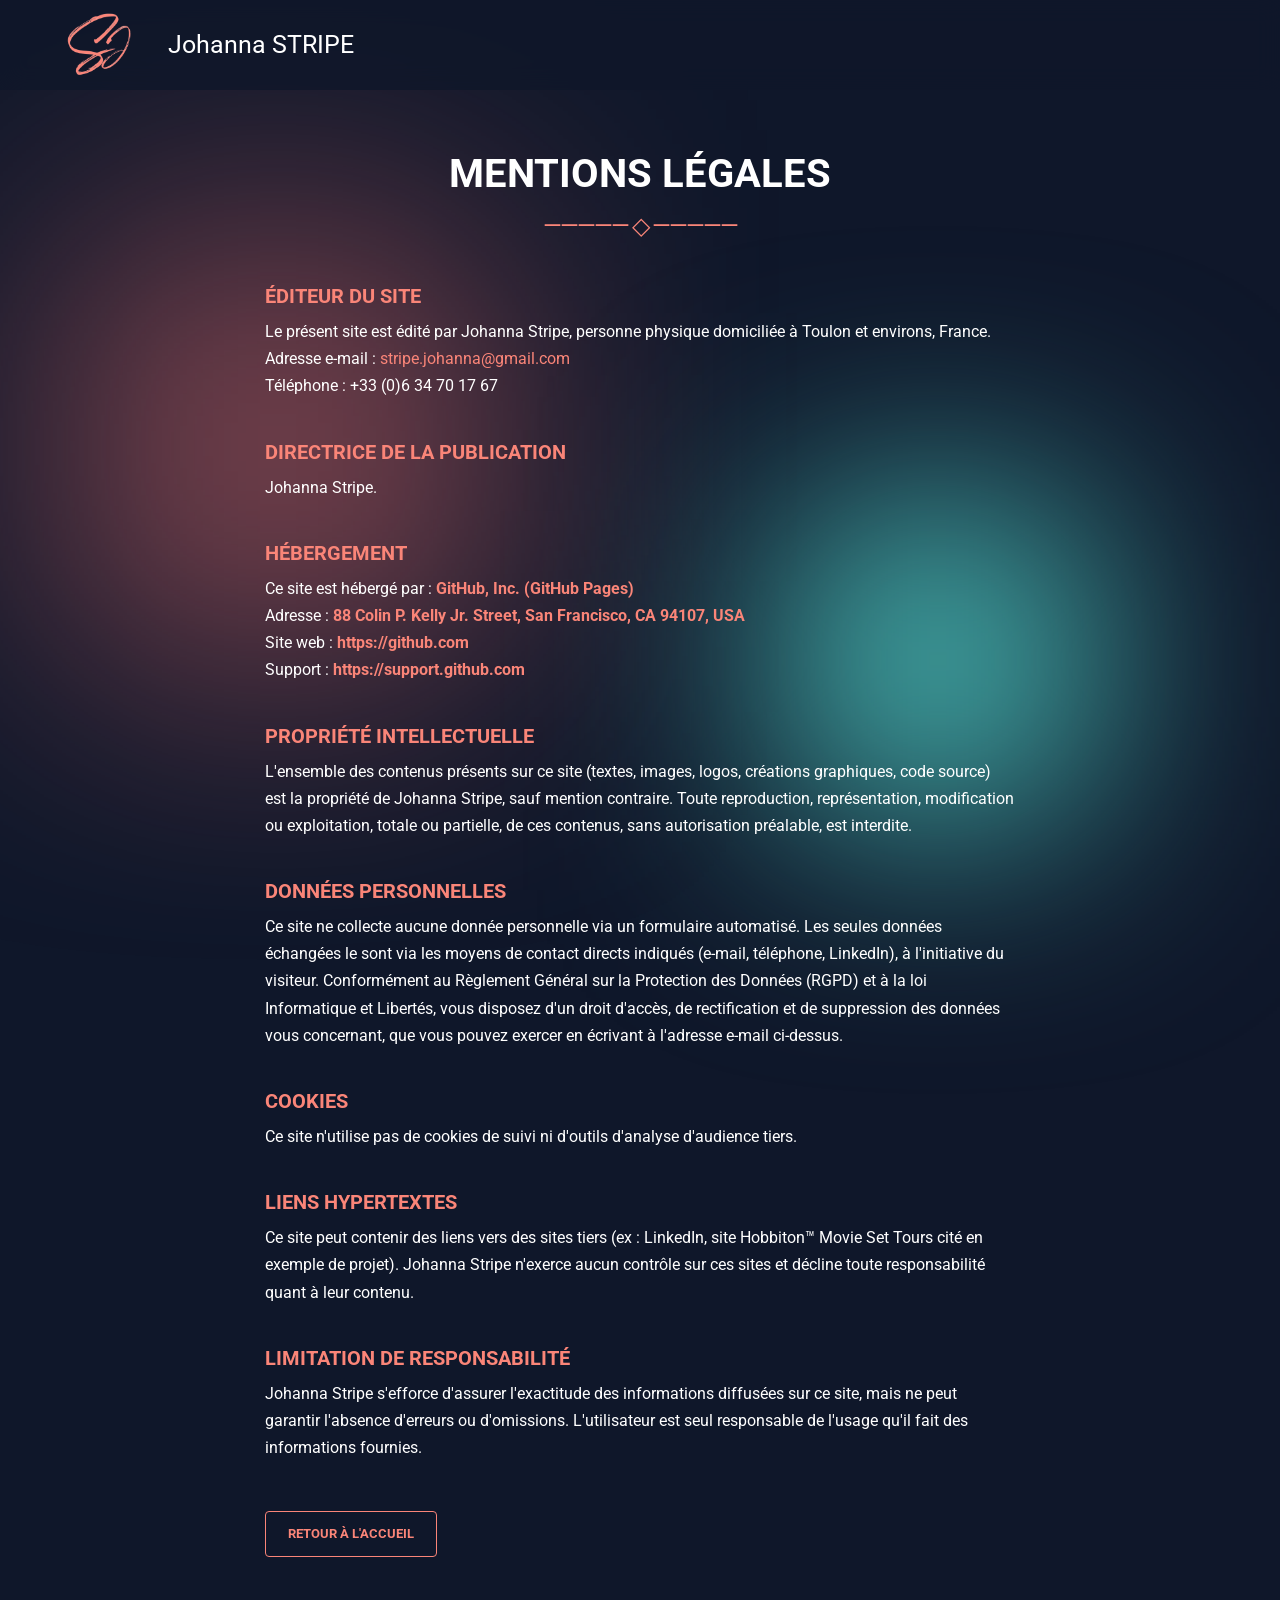
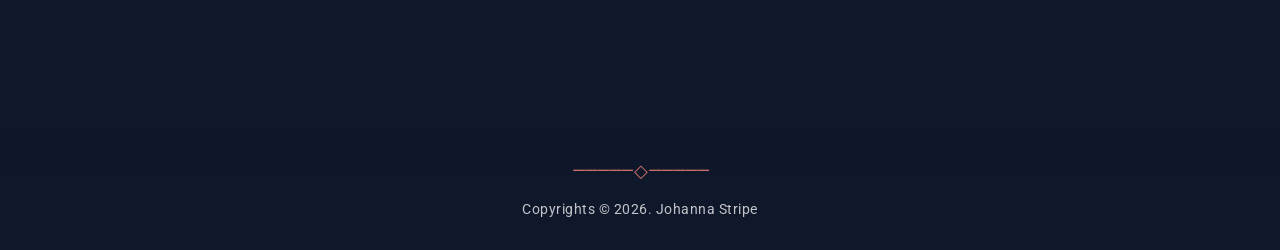
<file: mentionsLegales.html>
<!DOCTYPE html>
<html lang="fr">
<head>
    <meta charset="UTF-8">
    <meta name="viewport" content="width=device-width, initial-scale=1.0">
    <meta name="description" content="Mentions légales du site de Johanna Stripe.">
    <title>Mentions légales - Johanna STRIPE</title>
    <link rel="preconnect" href="https://fonts.googleapis.com">
    <link rel="preconnect" href="https://fonts.gstatic.com" crossorigin>
    <link rel="stylesheet" href="https://fonts.googleapis.com/css2?family=Roboto:ital,wght@0,300;0,400;0,500;0,700;1,400&display=swap">
    <link rel="stylesheet" href="css/style.css">
    <link rel="stylesheet" href="css/settings.css">
    <link rel="stylesheet" href="css/navBar.css">
    <link rel="stylesheet" href="css/footer.css">
    <link rel="stylesheet" href="css/mentionsLegales.css">
    <link rel="icon" href="img/logo_JS.png">
</head>
<body>

<nav class="nav nav-scrolled flex align-items-center position-fixed" aria-label="Navigation principale">
    <div class="menu-left flex align-items-center">
        <a class="logo-and-name flex align-items-center text-decoration-none" href="index.html">
            <img src="img/logo_JS (1).png" height="75" width="150" alt="Logo Johanna Stripe"/>
            <span class="name c-white">Johanna STRIPE</span>
        </a>
    </div>
</nav>

<main class="section-mentions-legales c-white flex">
    <h1 class="text-align-center uppercase font-size-40px m-bottom-10px c-white">Mentions légales</h1>
    <div class="deco1 c-salmonfa8578 text-align-center m-bottom-40px" aria-hidden="true">————— ◇ —————</div>

    <div class="mentions-legales-content">

        <h2>Éditeur du site</h2>
        <p>
            Le présent site est édité par Johanna Stripe, personne physique domiciliée à Toulon et environs, France.<br>
            Adresse e-mail : <a href="mailto:stripe.johanna@gmail.com">stripe.johanna@gmail.com</a><br>
            Téléphone : +33 (0)6 34 70 17 67
        </p>

        <h2>Directrice de la publication</h2>
        <p>
            Johanna Stripe.
        </p>

        <h2>Hébergement</h2>
        <p>
            Ce site est hébergé par : <strong>GitHub, Inc. (GitHub Pages)</strong><br>
            Adresse : <strong>88 Colin P. Kelly Jr. Street, San Francisco, CA 94107, USA</strong><br>
            Site web : <strong>https://github.com</strong><br>
            Support : <strong>https://support.github.com</strong>
        </p>

        <h2>Propriété intellectuelle</h2>
        <p>
            L'ensemble des contenus présents sur ce site (textes, images, logos, créations graphiques, code
            source) est la propriété de Johanna Stripe, sauf mention contraire. Toute reproduction,
            représentation, modification ou exploitation, totale ou partielle, de ces contenus, sans
            autorisation préalable, est interdite.
        </p>

        <h2>Données personnelles</h2>
        <p>
            Ce site ne collecte aucune donnée personnelle via un formulaire automatisé. Les seules données
            échangées le sont via les moyens de contact directs indiqués (e-mail, téléphone, LinkedIn), à
            l'initiative du visiteur. Conformément au Règlement Général sur la Protection des Données (RGPD)
            et à la loi Informatique et Libertés, vous disposez d'un droit d'accès, de rectification et de
            suppression des données vous concernant, que vous pouvez exercer en écrivant à l'adresse e-mail
            ci-dessus.
        </p>

        <h2>Cookies</h2>
        <p>
            Ce site n'utilise pas de cookies de suivi ni d'outils d'analyse d'audience tiers.
        </p>

        <h2>Liens hypertextes</h2>
        <p>
            Ce site peut contenir des liens vers des sites tiers (ex : LinkedIn, site Hobbiton™ Movie Set Tours
            cité en exemple de projet). Johanna Stripe n'exerce aucun contrôle sur ces sites et décline toute
            responsabilité quant à leur contenu.
        </p>

        <h2>Limitation de responsabilité</h2>
        <p>
            Johanna Stripe s'efforce d'assurer l'exactitude des informations diffusées sur ce site, mais ne
            peut garantir l'absence d'erreurs ou d'omissions. L'utilisateur est seul responsable de l'usage
            qu'il fait des informations fournies.
        </p>

        <a class="retour-accueil" href="index.html">Retour à l'accueil</a>
    </div>
</main>

<footer>
    <div class="deco-footer" aria-hidden="true">————— ◇ —————</div>
    <p>Copyrights © 2026. Johanna Stripe</p>
</footer>

</body>
</html>
</file>
<file: css/style.css>
/* ===============================================================*/
/* ===================== BASE / RESET ============================*/
/* ===============================================================*/
:root {
    --nav-h: 90px;
    --gutter: clamp(16px, 4vw, 40px);
    --salmon: #fa8578;
    --bg: #0f172a;
    --text-soft: rgba(255, 255, 255, 0.78);
}

*, *::before, *::after {
    box-sizing: border-box;
}

html {
    scroll-behavior: smooth;
    margin: 0;
    padding: 0;
    overflow-x: hidden;
    -webkit-text-size-adjust: 100%;
}

body {
    margin: 0;
    padding: var(--nav-h) 0 0;
    font-family: "Roboto", "Segoe UI", Arial, sans-serif;
    color: #fff;
    background: var(--bg);
    min-height: 100vh;
    overflow-x: clip;
    max-width: 100%;
    position: relative;
    z-index: 0;
    line-height: 1.5;
}

img {
    max-width: 100%;
}

h1, h2, h3, h4, h5 {
    overflow-wrap: break-word;
    line-height: 1.2;
}

a {
    color: inherit;
}

:target {
    scroll-margin-top: var(--nav-h);
}

a:focus-visible,
button:focus-visible,
.menu-list li:focus-visible {
    outline: 2px solid var(--salmon);
    outline-offset: 3px;
}

/* Taches de couleur d'arrière-plan */
body::before,
body::after {
    content: "";
    position: fixed;
    width: 300px;
    height: 300px;
    z-index: -1;
    pointer-events: none;
}

body::before {
    background: #fa7676;
    filter: blur(140px);
    top: 33%;
    left: 10%;
}

body::after {
    background: #4ecdc4;
    filter: blur(120px);
    bottom: 10%;
    right: 15%;
}

@media (max-width: 992px) {
    :root {
        --nav-h: 72px;
    }
}

@media (max-width: 600px) {
    :root {
        --nav-h: 64px;
    }

    body::before,
    body::after {
        width: 200px;
        height: 200px;
    }
}

@media (prefers-reduced-motion: reduce) {
    html {
        scroll-behavior: auto;
    }

    *, *::before, *::after {
        animation: none !important;
        transition: none !important;
    }
}
</file>
<file: css/settings.css>
/***************************************************************/
/*********************** GENERAL SETTINGS **********************/
/***************************************************************/

/* ==========================================
   1. FONT / TEXT
   ========================================== */

.font-f {
    font-family: Arial, sans-serif;
}

/* Transform */
.lowercase { text-transform: lowercase; }
.uppercase { text-transform: uppercase; }
.capitalize { text-transform: capitalize; }

/* Weight & Style */
.font-light { font-weight: lighter; }
.font-bold { font-weight: bold; }
.font-italique { font-style: italic; }

/* Alignment & Decoration */
.text-align-left { text-align: left; }
.text-align-center { text-align: center; }
.text-align-right { text-align: right; }
.text-align-justify { text-align: justify; }
.text-decoration-none { text-decoration: none; }
.line-height-30px { line-height: 30px; }

/* Font Sizes (Ordered) */
.font-size-12px { font-size: 12px; }
.font-size-13px { font-size: 13px; }
.font-size-15px { font-size: 15px; }
.font-size-18px { font-size: 18px; }
.font-size-20px { font-size: 20px; }
.font-size-22px { font-size: 22px; }
.font-size-25px { font-size: 25px; }
.font-size-30px { font-size: 30px; }
.font-size-35px { font-size: 35px; }
.font-size-40px { font-size: 40px; }
.font-size-42px { font-size: 42px; }
.font-size-50px { font-size: 50px; }
.font-size-60px { font-size: 60px; }
.font-size-70px { font-size: 70px; }


/* ==========================================
   2. COLORS & BACKGROUNDS
   ========================================== */

/* Text Colors */
.c-white { color: white; }
.c-black { color: #1a1a1a; }
.c-navy { color: #003049; }
.c-navy0f172a { color: #0f172a; }
.c-blue2A9D8F { color: #2A9D8F; }
.c-yellowE9C46A { color: #E9C46A; }
.c-salmonfa8578 { color: #fa8578; }
.c-redC1121F { color: #C1121F; }
.c-red780000 { color: #780000; }

/* Background Colors */
.b-none { background: none; }
.b-white { background-color: rgb(255, 255, 255); }
.b-black { background-color: rgb(0, 0, 0); }
.b-grey { background-color: #2b2b2b; }
.b-navy { background-color: #003049; }
.b-navy0f172a { background-color: #0f172a; }
.b-blue2A9D8F { background-color: #2A9D8F; }
.b-yellowE9C46A { background-color: #E9C46A; }
.b-salmonfa8578 { background-color: #fa8578; }
.b-red { background-color: red; }
.b-red780000 { background-color: #780000; }


/* ==========================================
   3. BORDERS & LISTS
   ========================================== */

.border-none { border: none; }
.border-red-1px { border: red 1px solid; }
.border-navy-1px { border: #003049 1px solid; }
.border-salmon-1px { border: #fa8578 1px solid; }
.border-bottom { border-bottom: #402b2149 1px solid; }

/* Border Radius */
.border-radius-5px { border-radius: 5px; }
.border-radius-10px { border-radius: 10px; }
.border-radius-50 { border-radius: 50%; }
.border-top-left-radius-5px { border-top-left-radius: 5px; }
.border-bottom-left-radius-5px { border-bottom-left-radius: 5px; }

/* Lists */
.list-none { list-style: none; }


/* ==========================================
   4. DIMENSIONS (WIDTH / HEIGHT / GAP)
   ========================================== */

/* Width (Percentages) */
.w-10 { width: 10%; }
.w-25 { width: 25%; }
.w-50 { width: 50%; }
.w-60 { width: 60%; }
.w-70 { width: 70%; }
.w-100 { width: 100%; }

/* Width (Pixels) */
.w-60px { width: 60px; }
.w-150px { width: 150px; }
.w-200px { width: 200px; }
.w-250px { width: 250px; }
.w-300px { width: 300px; }
.w-350px { width: 350px; }
.max-w-350px { max-width: 350px; }
.w-400px { width: 400px; }
.w-500px { width: 500px; }
.w-600px { width: 600px; }
.w-700px { width: 700px; }
.w-900px { width: 900px; }

/* Height */
.h-50 { height: 50%; }
.h-100 { height: 100%; }
.h-30px { height: 30px; }
.h-50px { height: 50px; }
.h-60px { height: 60px; }
.h-75px { height: 75px; }
.h-100px { height: 100px; }
.h-120px { height: 120px; }
.h-150px { height: 150px; }
.h-200px { height: 200px; }
.h-250px { height: 250px; }
.h-300px { height: 300px; }
.h-400px { height: 400px; }
.h-450px { height: 450px; }
.h-500px { height: 500px; }
.h-550px { height: 550px; }
.h-600px { height: 600px; }
.h-700px { height: 700px; }
.h-750px { height: 750px; }
.h-850px { height: 850px; }

/* Gap */
.gap-5px { gap: 5px; }
.gap-10px { gap: 10px; }
.gap-20px { gap: 20px; }
.gap-40px { gap: 40px; }
.gap-50px { gap: 50px; }
.gap-80px { gap: 80px; }


/* ==========================================
   5. MARGINS & PADDINGS
   ========================================== */

/* Margins Globals & Auto */
.m-0 { margin: 0; }
.m-5px { margin: 5px; }
.m-10px { margin: 10px; }
.m-20px { margin: 0 20px; }
.m-40px { margin: 0 40px; }
.m-left-auto { margin-left: auto; }
.m-right-auto { margin-right: auto; }
.m-top-auto { margin-top: auto; }
.m-bottom-auto { margin-bottom: auto; }

/* Margin Left */
.m-left-10px { margin-left: 10px; }
.m-left-20px { margin-left: 20px; }
.m-left-40px { margin-left: 40px; }
.m-left-80px { margin-left: 80px; }
.m-left-120px { margin-left: 120px; }
.m-left-200px { margin-left: 200px; }
.m-left-490px { margin-left: 490px; }

/* Margin Right */
.m-right-10px { margin-right: 10px; }
.m-right-20px { margin-right: 20px; }
.m-right-40px { margin-right: 40px; }
.m-right-80px { margin-right: 80px; }
.m-right-490px { margin-right: 490px; }

/* Margin Top */
.m-top-10px { margin-top: 10px; }
.m-top-20px { margin-top: 20px; }
.m-top-40px { margin-top: 40px; }
.m-top-50px { margin-top: 50px; }
.m-top-60px { margin-top: 60px; }
.m-top-100px { margin-top: 100px; }
.m-top-300px { margin-top: 300px; }
.m-top-561px { margin-top: 561px; }
.m-top-700px { margin-top: 700px; }
.m-top-900px { margin-top: 900px; }
.m-top-1100px { margin-top: 1100px; }
.m-top-1800px { margin-top: 1800px; }
.m-top-3600px { margin-top: 3600px; }

/* Margin Bottom */
.m-bottom-10px { margin-bottom: 10px; }
.m-bottom-20px { margin-bottom: 20px; }
.m-bottom-30px { margin-bottom: 30px; }
.m-bottom-40px { margin-bottom: 40px; }
.m-bottom-50px { margin-bottom: 50px; }
.m-bottom-60px { margin-bottom: 60px; }

/* Padding Globals & Directional */
.p-0 { padding: 0; }
.p-10px { padding: 10px; }
.p-12px { padding: 12px; }
.p-15px { padding: 15px; }
.p-20px { padding: 20px; }
.p-25px { padding: 25px; }
.p-30px { padding: 30px; }
.p-40px { padding: 40px; }
.p-left-20px { padding-left: 20px; }
.p-right-30px { padding-right: 30px; }
.p-top-30px { padding-top: 30px; }
.p-top-50px { padding-top: 50px; }

/* Padding Left/Right Spacing */
.p-left-right-20px { padding: 0 20px; }
.p-left-right-30px { padding: 0 30px; }
.p-left-right-100px { padding: 0 100px; }
.p-left-right-150px { padding: 0 150px; }
.p-left-right-300px { padding: 0 300px; }


/* ==========================================
   6. DISPLAY, FLEXBOX & POSITION
   ========================================== */

/* Display types */
.display-none { display: none; }
.block { display: block; }
.inline { display: inline; }
.inline-block { display: inline-block; }
.visibility-hidden { visibility: hidden; }

/* Flexbox Core */
.flex { display: flex; }
.flex-1 { flex: 1; }
.flex-direction-row { flex-direction: row; }
.flex-direction-column { flex-direction: column; }
.flex-wrap { flex-wrap: wrap; }

/* Justify Content */
.justify-content-left { justify-content: left; }
.justify-content-center { justify-content: center; }
.justify-content-right { justify-content: right; }
.justify-content-space-between { justify-content: space-between; }
.justify-content-space-around { justify-content: space-around; }
.justify-content-space-evenly { justify-content: space-evenly; }

/* Align Items & Self */
.align-items-start { align-items: start; }
.align-items-flex-start { align-items: flex-start; }
.align-items-center { align-items: center; }
.align-items-end { align-items: end; }
.align-items-stretch { align-items: stretch; }
.align-content-center { align-content: center; }
.align-self-center { align-self: center; }
.align-self-flex-start { align-self: flex-start; }

/* Positions & Offsets */
.position-static { position: static; }
.position-relative { position: relative; }
.position-absolute { position: absolute; }
.position-fixed { position: fixed; }
.position-sticky { position: sticky; }
.top-0 { top: 0; }
.right-0 { right: 0; }
.bottom-0 { bottom: 0; }
.left-0 { left: 0; }

/* Layering */
.z-index-1 { z-index: 1; }
.z-index-2 { z-index: 2; }


/* ==========================================
   7. UTILITIES (CURSOR, OPACITY, TRANSFORMS)
   ========================================== */

.cursor-pointer { cursor: pointer; }
.opacity-0 { opacity: 0; }

/* Animations & Transforms */
.animation-div { transition: transform 0.4s ease; }
.transformX-left { transform: translateX(calc(-100% - 50px)); }
.transformX-left2 { transform: translateX(-120%); }
.transformX-left3 { transform: translateX(-220%); }
.transformX-right { transform: translateX(130%); }
.transformX-right2 { transform: translateX(300%); }
.push-left-one-col { transform: translateX(calc(-100% - 20px)); }

/***************************************************************/
/******************** END - GENERAL SETTINGS *******************/
/***************************************************************/
/* Alias manquants (utilisés dans le HTML) */
.c-salmon { color: #fa8578; }
</file>
<file: css/navBar.css>
/* ===============================================================*/
/* ===========================NAV BAR=============================*/
/* ===============================================================*/
.nav {
    top: 0;
    left: 0;
    right: 0;
    z-index: 999;
    height: var(--nav-h);
    padding: 0 var(--gutter);
    justify-content: space-between;
    gap: 20px;
    transition: background-color 0.3s ease;
}

.nav-scrolled {
    background-color: rgba(15, 23, 42, 0.8);
    backdrop-filter: blur(12px);
    -webkit-backdrop-filter: blur(12px);
}

.menu-left {
    flex: 0 0 auto;
}

.logo-and-name {
    gap: 10px;
}

.logo-and-name img {
    height: calc(var(--nav-h) - 24px);
    width: auto;
    object-fit: contain;
}

.name {
    margin: 0;
    font-size: clamp(18px, 2vw, 25px);
    white-space: nowrap;
}

.menu {
    flex: 0 1 auto;
}

.menu-list {
    margin: 0;
    padding: 0;
    list-style: none;
    gap: clamp(18px, 2.6vw, 40px);
    font-size: clamp(13px, 1.1vw, 16px);
}

/* Menu centré dans la barre (desktop) */
@media (min-width: 993px) {
    .menu {
        position: absolute;
        left: 50%;
        top: 50%;
        transform: translate(-50%, -50%);
    }

    .menu-list {
        gap: clamp(16px, 2vw, 30px);
    }
}

.menu ul li {
    position: relative;
    white-space: nowrap;
}

.menu ul li a {
    display: block;
    color: inherit;
    text-decoration: none;
    transition: color 0.3s ease;
}

.menu ul li a:hover {
    color: #fa8578;
}

.logo-and-name {
    color: inherit;
}

.menu li::after {
    content: "";
    background-color: #fa8578;
    width: 100%;
    height: 2px;
    position: absolute;
    bottom: -4px;
    left: 0;
    opacity: 0;
    transition: transform 0.4s ease, opacity 0.4s ease;
    transform: scaleX(0);
    transform-origin: left;
}

.menu li:hover::after {
    opacity: 1;
    transform: scaleX(1);
}

.menu li:hover {
    color: #fa8578;
}

section {
    scroll-margin-top: var(--nav-h);
}

/* ---------- Burger (caché sur grand écran) ---------- */
.menu-burger {
    display: none;
    background: none;
    border: none;
    padding: 0;
    width: 30px;
    height: 22px;
    position: relative;
    cursor: pointer;
    flex-shrink: 0;
}

.menu-burger span {
    position: absolute;
    left: 0;
    width: 100%;
    height: 3px;
    background-color: white;
    border-radius: 2px;
    transition: transform 0.35s ease, opacity 0.2s ease, top 0.35s ease;
}

.menu-burger span:nth-child(1) { top: 0; }
.menu-burger span:nth-child(2) { top: 9.5px; }
.menu-burger span:nth-child(3) { top: 19px; }

.menu-burger.burger-open span:nth-child(1) { top: 9.5px; transform: rotate(45deg); }
.menu-burger.burger-open span:nth-child(2) { opacity: 0; transform: translateX(-10px); }
.menu-burger.burger-open span:nth-child(3) { top: 9.5px; transform: rotate(-45deg); }

/* ---------- Tablette & mobile : menu burger ---------- */
@media (max-width: 992px) {
    .nav {
        background-color: rgba(15, 23, 42, 0.92);
        backdrop-filter: blur(12px);
        -webkit-backdrop-filter: blur(12px);
    }

    .menu-left {
        flex: 1 1 auto;
        flex-direction: row-reverse; /* logo à gauche, burger à droite */
        justify-content: space-between;
    }

    .menu-burger {
        display: block;
    }

    .menu {
        position: absolute;
        top: var(--nav-h);
        left: 0;
        right: 0;
    }

    .menu-list {
        display: none;
        flex-direction: column;
        align-items: stretch;
        gap: 0;
        font-size: 20px;
    }

    .menu-list.menu-open {
        display: flex;
        background-color: rgba(15, 23, 42, 0.97);
        backdrop-filter: blur(12px);
        -webkit-backdrop-filter: blur(12px);
        border-top: 1px solid rgba(250, 133, 120, 0.3);
        box-shadow: 0 15px 30px rgba(0, 0, 0, 0.4);
        max-height: calc(100vh - var(--nav-h));
        overflow-y: auto;
        animation: menuSlideDown 0.3s ease forwards;
    }

    .menu-list li a {
        padding: 18px var(--gutter);
    }

    .menu-list li {
        border-bottom: 1px solid rgba(255, 255, 255, 0.08);
        white-space: normal;
    }

    .menu-list li:last-child {
        border-bottom: none;
    }

    .menu li::after {
        display: none;
    }
}

@media (max-width: 600px) {
    .name {
        font-size: clamp(16px, 5vw, 20px);
    }

    .menu-list {
        font-size: 18px;
    }

    .menu-list li a {
        padding: 16px var(--gutter);
    }
}

@keyframes menuSlideDown {
    from { opacity: 0; transform: translateY(-10px); }
    to { opacity: 1; transform: translateY(0); }
}
</file>
<file: css/section1Home.css>
/* ===============================================================*/
/* ======================SECTION 1 : HOME=========================*/
/* ===============================================================*/
.section-about {
    height: auto;
    margin: 0;
    padding: clamp(24px, 5vw, 60px) var(--gutter) clamp(40px, 6vw, 80px);
}

.div-about {
    height: auto;
    max-width: 900px;
    text-align: center;
    gap: 6px;
    padding: 0;
}

.div-about h1 {
    font-size: clamp(26px, 5vw, 44px);
    letter-spacing: 0.02em;
    margin: 0;
}

.hero-lead {
    font-size: clamp(15px, 2.2vw, 20px);
    margin: 10px 0 4px;
    color: var(--text-soft);
}

.hero-field {
    font-size: clamp(20px, 3.4vw, 30px);
    font-weight: 500;
    margin: 0;
}

.stage {
    font-size: clamp(19px, 3.4vw, 30px);
    line-height: 1.25;
    margin: clamp(16px, 3vw, 24px) 0 10px;
    letter-spacing: 0.04em;
}

.deco1 {
    font-size: clamp(18px, 3vw, 24px);
    letter-spacing: -2px;
    text-align: center;
    margin-top: 0;
    margin-bottom: 0;
}

.apropos {
    width: 100%;
    max-width: 1000px;
    margin: clamp(32px, 5vw, 64px) auto 0;
    gap: clamp(24px, 4vw, 56px);
    align-items: center;
}

.photo-profil {
    width: clamp(200px, 26vw, 320px);
    display: block;
    height: auto;
    aspect-ratio: 1 / 1;
    flex-shrink: 0;
    object-fit: cover;
    object-position: 5% 5%;
    margin: 0;
    border-radius: 50%;
    box-shadow: 0 20px 50px rgba(0, 0, 0, 0.35);
}

.introduction {
    max-width: 700px;
}

.introduction h2 {
    font-size: clamp(16px, 2vw, 18px);
    letter-spacing: 0.12em;
    margin: 0 0 12px;
}

.introduction p {
    font-size: clamp(15px, 1.6vw, 17px);
    line-height: 1.7;
    margin: 0 0 14px;
    text-align: left;
}

.introduction p:last-of-type {
    margin-bottom: 26px;
}

.button-me-contacter {
    display: inline-flex;
    align-items: center;
    gap: 8px;
    padding: 14px 26px;
    background: #fa8578;
    color: #0f172a;
    font-size: clamp(14px, 1.6vw, 15px);
    letter-spacing: 0.04em;
    border-radius: 4px;
    transition: transform 0.4s ease, background-color 0.3s ease;
}

.button-me-contacter:hover {
    transform: scale(1.05);
    background: #ff9a8e;
}

.button-me-contacter span {
    transition: transform 0.4s ease;
}

.button-me-contacter:hover span {
    transform: translateX(5px);
}

@media (max-width: 768px) {
    .apropos {
        flex-direction: column;
        text-align: center;
    }

    .introduction {
        align-items: center;
    }

    .button-me-contacter {
        align-self: center;
    }
}
</file>
<file: css/section2CreationSites.css>
/* ===============================================================*/
/* ==================SECTION 2 : CREATION DE SITES================*/
/* ===============================================================*/
.creation-sites {
    --cafe: clamp(58px, 11vw, 84px);
    height: auto;
    padding: clamp(40px, 7vw, 80px) var(--gutter);
    background-image: linear-gradient(rgba(0, 0, 0, 0.6), rgba(0, 0, 0, 0.6)), url("../img/codage (3).jpg");
    background-size: cover;
    background-position: center;
}

/* Parallaxe uniquement si le navigateur gère les animations liées au scroll */
@supports (animation-timeline: scroll()) {
    .creation-sites {
        animation: parallax linear both;
        animation-timeline: scroll(root block);
    }
}

@keyframes parallax {
    from { background-position: center 0%; }
    to { background-position: center 100%; }
}

.creation-sites h2 {
    margin: 0;
    font-size: clamp(24px, 4.4vw, 40px);
}

.creation-sites h3 {
    margin: 0;
    font-size: clamp(20px, 3.6vw, 35px);
}

.creation-sub {
    margin: 10px 0 20px;
    font-size: clamp(13px, 1.8vw, 18px);
    line-height: 1.6;
    letter-spacing: 0.04em;
}

.creation-sites .deco1 {
    margin: 0 0 24px;
}

.div-cafe {
    display: grid;
    grid-template-columns: repeat(6, 1fr);
    gap: 36px 12px;
    width: 100%;
    max-width: 1000px;
    margin: clamp(40px, 7vw, 70px) 0 0;
}

.div-cafe {
    padding: 0;
    list-style: none;
}

.div-cafe > li {
    min-width: 0;
}

.div-cafe img {
    width: var(--cafe);
    height: var(--cafe);
    padding: calc(var(--cafe) * 0.28);
}

.div-cafe .numbers {
    left: calc(50% - var(--cafe) / 2 - 12px);
    top: -6px;
    margin: 0;
    width: 28px;
    height: 28px;
    padding: 0;
    display: grid;
    place-items: center;
    font-size: 14px;
    font-weight: bold;
    z-index: 1;
}

.text-cafe {
    display: block;
    margin: 12px 0 0;
    font-size: clamp(13px, 1.8vw, 17px);
    text-align: center;
}

@media (max-width: 800px) {
    .div-cafe {
        grid-template-columns: repeat(3, 1fr);
        row-gap: 44px;
        max-width: 480px;
        margin-top: 44px;
    }

    .div-cafe .numbers {
        width: 24px;
        height: 24px;
        font-size: 12px;
        left: calc(50% - var(--cafe) / 2 - 8px);
    }

    .creation-sites {
        animation: none !important;
    }
}

@media (max-width: 600px) {
    .creation-sites h4 br {
        display: none;
    }
}

@media (max-width: 380px) {
    .div-cafe {
        grid-template-columns: repeat(2, 1fr);
        max-width: 260px;
    }
}
</file>
<file: css/section3Competences.css>
/* ===============================================================*/
/* ==================SECTION 3 : COMPETENCES =====================*/
/* ===============================================================*/
.section-competences {
    padding: 0 var(--gutter) clamp(30px, 5vw, 50px);
}

.section-competences > h2 {
    font-size: clamp(28px, 5vw, 40px);
    padding-top: clamp(40px, 6vw, 60px);
    margin: 0 0 10px;
}

.section-competences .deco1 {
    margin-bottom: clamp(24px, 4vw, 40px);
}

.div-competences {
    max-width: 1200px;
    margin: 0 auto;
    gap: clamp(32px, 6vw, 80px);
    align-items: flex-start;
}

.title-competences {
    font-size: clamp(18px, 2.4vw, 25px);
    line-height: 1.25;
}

.sous-titre {
    font-size: clamp(12px, 1.4vw, 15px);
}

/* Ligne icône + texte */
.div-competences .position-relative {
    min-height: 60px;
}

.div-competences h5 {
    font-size: clamp(15px, 1.7vw, 20px);
    line-height: 1.3;
}

.div-competences p:not(.sous-titre) {
    font-size: clamp(13px, 1.4vw, 15px);
    line-height: 1.5;
    margin-top: 4px;
}

.section-competences img:not(.flag) {
    width: 60px;
    height: 60px;
    border: #fa7676 2px solid;
    border-radius: 50%;
    padding: 12px;
    transition: background-color 0.3s ease, opacity 0.3s ease;
}

.section-competences img:not(.flag):hover {
    background-color: #fa7676;
}

.icon-light-white, .icon-light-salmon {
    right: 0;
}

.icon-light-white2, .icon-light-salmon2 {
    left: 0;
}

.icon-light-white:hover, .icon-light-white2:hover {
    opacity: 1;
}

.icon-light-salmon:hover .icon-light-white,
.icon-light-salmon2:hover .icon-light-white2 {
    opacity: 1;
}

.m-right-80px { margin-right: 76px; }
.m-left-80px { margin-left: 76px; }

/* Langues */
.langues {
    margin-top: clamp(30px, 5vw, 50px);
}

.langues-mother {
    margin-bottom: 0;
}

.langues .flag {
    width: 54px;
    height: auto;
    border-radius: 4px;
}

.langues p {
    font-size: clamp(15px, 1.7vw, 20px);
}

.langues .m-bottom-40px {
    margin-bottom: 0;
}

.deco-long {
    height: 1px;
    max-width: 800px;
    margin: clamp(30px, 5vw, 50px) auto 0;
    background: linear-gradient(90deg, transparent, rgba(250, 133, 120, 0.7), transparent);
}

/* Desktop : les deux colonnes partagent les mêmes lignes,
   donc chaque compétence est alignée avec celle d'en face */
@media (min-width: 861px) {
    .div-competences {
        display: grid;
        grid-template-columns: 1fr 1fr;
        grid-template-rows: repeat(5, auto);
        column-gap: clamp(32px, 6vw, 80px);
        row-gap: 40px;
    }

    .div-competences > div {
        display: grid;
        grid-row: 1 / span 5;
        grid-template-rows: subgrid;
        align-items: center;
    }

    .list-competences-graphisme { justify-items: end; }
    .list-competences-web { justify-items: start; }
}

/* ---------- Tablette & mobile : une seule colonne ---------- */
@media (max-width: 860px) {
    .div-competences {
        flex-direction: column;
        align-items: stretch;
        max-width: 560px;
    }

    .div-competences > div {
        align-items: flex-start !important;
        text-align: left !important;
        width: 100%;
    }

    .div-competences > div > div:first-child {
        align-items: flex-start !important;
    }

    /* l'icône repasse toujours à gauche, le texte à droite */
    .icon-light-white, .icon-light-salmon {
        right: auto;
        left: 0;
    }

    .div-competences .m-right-80px,
    .div-competences .m-left-80px {
        margin: 0 0 0 76px;
    }
}

@media (max-width: 480px) {
    .section-competences img:not(.flag) {
        width: 52px;
        height: 52px;
        padding: 10px;
    }

    .div-competences .m-right-80px,
    .div-competences .m-left-80px {
        margin-left: 66px;
    }

    .div-competences .position-relative {
        min-height: 52px;
    }
}
</file>
<file: css/section4Portfolio.css>
/* ===============================================================*/
/* ======================SECTION 4 : PORTFOLIO====================*/
/* ===============================================================*/
.section-portfolio {
    --card-gap: clamp(16px, 2.5vw, 28px);
    padding-bottom: clamp(20px, 4vw, 40px);
}

.section-portfolio > h2 {
    font-size: clamp(28px, 5vw, 40px);
    padding-top: clamp(30px, 5vw, 50px);
    margin: 0 0 10px;
}

.section-portfolio .deco1 {
    margin-bottom: clamp(24px, 4vw, 40px);
}

/* Le conteneur reste en flex (JS : toggle de la classe .flex) */
.div-portfolio-mother {
    width: min(1200px, calc(100% - 2 * var(--gutter)));
    margin: 0 auto;
    gap: var(--card-gap);
    justify-content: center;
}

/* ---------- Cartes ---------- */
.div-portfolio {
    flex: 0 1 calc((100% - 2 * var(--card-gap)) / 3);
    max-width: calc((100% - 2 * var(--card-gap)) / 3);
    padding: clamp(14px, 2vw, 24px);
    border-radius: 12px;
    border: 1px solid rgba(255, 255, 255, 0.08);
    border-bottom: 1px solid rgba(255, 255, 255, 0.08);
    transition: transform 0.4s ease, background-color 0.4s ease, border-color 0.4s ease;
}

.div-portfolio:hover,
.div-portfolio-clicked {
    background-color: rgba(255, 255, 255, 0.11);
    border-color: rgba(250, 133, 120, 0.5);
    border-bottom-color: #fa8578;
}

.div-portfolio:hover {
    transform: translateY(-8px);
}

.div-portfolio > img {
    width: 100%;
    height: auto;
    aspect-ratio: 1 / 1;
    object-fit: cover;
    border-radius: 8px;
}

.div-portfolio > div {
    width: 100%;
}

.div-portfolio h4 {
    font-size: clamp(15px, 1.6vw, 17px);
    text-align: left;
}

.div-portfolio p {
    font-size: clamp(14px, 1.4vw, 15px);
    text-align: left;
    margin-top: 6px;
}

.div-portfolio [class^="en-savoir-plus"] {
    margin: 12px 0 0;
    font-weight: bold;
    transition: color 0.3s ease;
}

.div-portfolio [class^="en-savoir-plus"] span {
    transition: transform 0.4s ease;
}

.div-portfolio:hover [class^="en-savoir-plus"],
.en-savoir-plus-clicked {
    color: #fa7676;
}

.div-portfolio:hover [class^="en-savoir-plus"] span {
    transform: translateX(8px);
}

/* ---------- Panneau de détail (aside) ---------- */
.aside-1, .aside-2, .aside-3, .aside-4, .aside-5, .aside-6 {
    opacity: 0;
    transform: translateX(40px);
    pointer-events: none;
    transition: transform 0.5s cubic-bezier(.4, 0, .2, 1), opacity 0.4s ease;
    position: absolute;
    top: 0;
    right: 0;
    left: auto;
    width: 63%;
    margin: 0;
    background: rgba(15, 23, 42, 0.92);
    border: 0.5px solid rgba(250, 133, 120, 0.3);
    border-radius: 16px;
    padding: clamp(22px, 3vw, 32px);
    overflow-y: auto;
    max-height: 85vh;
    z-index: 2;
}

.aside-1.open, .aside-2.open, .aside-3.open, .aside-4.open, .aside-5.open, .aside-6.open {
    opacity: 1;
    transform: translateX(0);
    pointer-events: all;
}

.aside-1::before, .aside-2::before, .aside-3::before, .aside-4::before, .aside-5::before, .aside-6::before {
    content: '';
    position: absolute;
    top: 0;
    left: 0;
    right: 0;
    height: 3px;
    background: linear-gradient(90deg, #fa8578, transparent);
}

.aside-close-1, .aside-close-2, .aside-close-3, .aside-close-4, .aside-close-5, .aside-close-6 {
    position: absolute;
    top: 14px;
    right: 14px;
    background: rgba(255, 255, 255, 0.08);
    border: 0.5px solid rgba(255, 255, 255, 0.15);
    border-radius: 50%;
    width: 36px;
    height: 36px;
    color: rgba(255, 255, 255, 0.7);
    cursor: pointer;
    font-size: 15px;
    z-index: 3;
}

.aside-close-1:hover, .aside-close-2:hover, .aside-close-3:hover, .aside-close-4:hover, .aside-close-5:hover, .aside-close-6:hover {
    background: rgba(250, 133, 120, 0.2);
    color: #fa8578;
}

.div-portfolio-mother aside .aside-header {
    padding-right: 40px; /* place pour le bouton de fermeture */
}

.div-portfolio-mother aside h4 {
    font-size: clamp(18px, 2.4vw, 22px);
    line-height: 1.3;
}

.div-portfolio-mother aside h5 {
    font-size: clamp(15px, 1.8vw, 18px);
    margin-bottom: 8px;
}

.div-portfolio-mother aside p,
.div-portfolio-mother aside .aside-header a {
    font-size: clamp(14px, 1.5vw, 15px);
    line-height: 1.65;
}

.div-portfolio-mother aside img {
    max-width: 100%;
    height: auto;
}

.aside-divider {
    border: none;
    border-top: 0.5px solid rgba(255, 255, 255, 0.1);
    margin: 20px 0;
}

.tags {
    flex-wrap: wrap;
}

.key_info_projet {
    display: inline-block;
    background-color: #fa8578;
    color: #0f172a;
    padding: 5px 10px;
    border-radius: 3px;
    width: fit-content;
    font-size: 13px;
    font-weight: bold;
}

.screenshot-main {
    width: 100%;
    border-radius: 8px;
    margin-bottom: 8px;
}

.screenshot-small {
    width: calc(50% - 5px);
    border-radius: 8px;
}

.button-voir-site {
    display: inline-block;
    background: none;
    border: 0.5px solid #fa8578;
    color: #fa8578;
    padding: 10px 20px;
    font-weight: bold;
    font-size: 13px;
    text-transform: uppercase;
    letter-spacing: 1px;
    cursor: pointer;
    border-radius: 4px;
    transition: background 0.3s, color 0.3s;
}

.button-voir-site:hover {
    background: #fa8578;
    color: #0f172a;
}

/* Images des aside 3/4 : se réorganisent au lieu de déborder */
.div-flyer-rs {
    flex-wrap: wrap;
}

.div-flyer-rs > div {
    min-width: 0;
}

.div-flyer-rs .flex img {
    flex: 1 1 0;
    min-width: 0;
}

.div-res-img img {
    width: 280px;
}

.signatures-mail img {
    max-width: 100%;
}

.aside-4 .vvc-img {
    flex: 1 1 0;
    min-width: 0;
    max-width: 310px;
}

.aside-4 .justify-content-center {
    flex-wrap: wrap;
}

/* Défilement horizontal (aside 5) */
.scroll-x {
    overflow-x: auto;
    flex-wrap: nowrap;
    padding-bottom: 10px;
    -webkit-overflow-scrolling: touch;
}

.scroll-x img {
    flex-shrink: 0;
    border-radius: 6px;
}

.scroll-x::-webkit-scrollbar {
    height: 8px;
}

.scroll-x::-webkit-scrollbar-thumb {
    background: #fa8578;
    border-radius: 4px;
}

/* ---------- < 1200px : 2 colonnes, l'aside passe en pleine largeur ---------- */
@media (max-width: 1199px) {
    .aside-1, .aside-2, .aside-3, .aside-4, .aside-5, .aside-6 {
        left: 0;
        width: 100%;
        transform: translateY(12px);
    }
}

@media (max-width: 900px) {
    .div-portfolio {
        flex-basis: calc((100% - var(--card-gap)) / 2);
        max-width: calc((100% - var(--card-gap)) / 2);
    }
}

@media (max-width: 560px) {
    .div-portfolio {
        flex-basis: 100%;
        max-width: 420px;
    }

    .div-portfolio-mother aside {
        padding: 22px 16px 30px;
    }

    .div-res-img {
        align-items: center;
    }

    .div-res-img img {
        width: min(280px, 100%);
    }

    .screenshot-small {
        width: calc(50% - 5px);
    }

    /* aside 5 : visuels plus petits dans le défilement horizontal */
    .aside-5 .scroll-x img {
        height: 190px;
        width: auto;
    }
}

.portfolio-intro {
    max-width: 640px;
    margin: 0 auto clamp(24px, 4vw, 40px);
    padding: 0 var(--gutter);
    text-align: center;
    font-size: clamp(14px, 1.6vw, 16px);
    line-height: 1.6;
    color: rgba(255, 255, 255, 0.75);
}

.div-portfolio:focus-visible {
    outline: 2px solid #fa8578;
    outline-offset: 2px;
}

/* Carte Le temps d'une tasse : logo sur fond crème (le logo est brun) */
.div-portfolio > .img-tasse-logo {
    object-fit: contain;
    background: #F3EBD9;
    padding: 6%;
}

.palette-chips {
    display: flex;
    flex-wrap: wrap;
    gap: 10px 16px;
}

.palette-chips span {
    display: inline-flex;
    align-items: center;
    gap: 8px;
    font-size: 13px;
}

.palette-chips i {
    width: 22px;
    height: 22px;
    border-radius: 50%;
    background: var(--c);
    border: 1px solid rgba(255, 255, 255, 0.5);
}

.badge-wip {
    display: inline-block;
    margin-top: 10px;
    padding: 3px 10px;
    border: 1px solid #fa8578;
    border-radius: 999px;
    color: #fa8578;
    font-size: 12px;
    font-weight: bold;
    letter-spacing: 0.5px;
    text-transform: uppercase;
}

/* Galerie wireframes / maquettes */
.gallery-ui {
    display: flex;
    gap: 14px;
    align-items: flex-start;
}

.gallery-ui figure {
    margin: 0;
    flex-shrink: 0;
}

.gallery-ui a {
    display: block;
}

.aside-close-1:focus-visible, .aside-close-2:focus-visible, .aside-close-3:focus-visible,
.aside-close-4:focus-visible, .aside-close-5:focus-visible, .aside-close-6:focus-visible {
    outline: 2px solid #fa8578;
    outline-offset: 2px;
}

.div-portfolio-mother aside .gallery-ui img {
    display: block;
    width: auto;
    max-width: none;
    border-radius: 8px;
    border: 1px solid rgba(255, 255, 255, 0.15);
    background: #fff;
}

.div-portfolio-mother aside .gallery-desktop img {
    height: 230px;
}

.div-portfolio-mother aside .gallery-mobile img {
    height: 360px;
}

.gallery-ui figcaption {
    margin-top: 6px;
    font-size: 12px;
    color: rgba(255, 255, 255, 0.7);
    text-align: center;
}

@media (max-width: 560px) {
    .div-portfolio-mother aside .gallery-desktop img { height: 170px; }
    .div-portfolio-mother aside .gallery-mobile img { height: 300px; }
}
</file>
<file: css/section5Contact.css>
/* ===============================================================*/
/* ======================SECTION 5 : CONTACTS=====================*/
/* ===============================================================*/
.section-contact {
    padding: 0 var(--gutter);
}

.section-contact > h2 {
    font-size: clamp(30px, 5.5vw, 50px);
    padding-top: clamp(40px, 6vw, 60px);
    margin: 0 0 10px;
}

.section-contact .deco1 {
    margin-bottom: clamp(24px, 4vw, 40px);
}

.div-contact {
    display: grid;
    grid-template-columns: repeat(4, minmax(0, 1fr));
    gap: 20px;
    max-width: 1200px;
    margin: 0 auto;
}

.div-contact > div {
    position: relative;
    width: auto;
    height: auto;
    min-height: 190px;
    padding: 24px 16px;
    border-radius: 12px;
    border: 1px solid rgba(255, 255, 255, 0.1);
    text-align: center;
    transition: background-color 0.3s ease, transform 0.3s ease;
}

.div-contact > div:hover {
    background-color: rgba(255, 255, 255, 0.08);
    transform: translateY(-4px);
}

.div-contact img {
    width: 50px;
    height: 50px;
}

.div-contact p,
.div-contact p a {
    font-size: clamp(15px, 1.5vw, 18px);
    overflow-wrap: anywhere;
}

.div-contact p {
    margin: 0;
}

.div-contact p + p {
    margin-top: 6px;
}

.div-contact a {
    color: inherit;
    text-decoration: none;
    transition: color 0.3s ease;
}

/* toute la carte devient cliquable */
.contact-card a::after {
    content: "";
    position: absolute;
    inset: 0;
    border-radius: 12px;
}

.contact-card:has(a) {
    cursor: pointer;
}

.div-contact a:hover,
.div-contact a:focus-visible {
    color: #fa8578;
}

@media (max-width: 1000px) {
    .div-contact {
        grid-template-columns: repeat(2, minmax(0, 1fr));
    }
}

@media (max-width: 520px) {
    .div-contact {
        grid-template-columns: 1fr;
        gap: 14px;
    }

    .div-contact > div {
        min-height: 0;
        padding: 20px 16px;
    }

    .div-contact img {
        width: 42px;
        height: 42px;
        margin-bottom: 12px !important;
    }
}
</file>
<file: css/footer.css>
/* ===============================================================*/
/* ==========================FOOTER================================*/
/* ===============================================================*/
footer {
    position: relative;
    margin-top: clamp(30px, 5vw, 50px);
    padding: 30px var(--gutter);
    text-align: center;
    background: linear-gradient(180deg, rgba(15, 23, 42, 0) 0%, rgba(15, 23, 42, 1) 40%);
    overflow: hidden;
}

footer .deco-footer {
    color: #fa8578;
    font-size: 18px;
    letter-spacing: -2px;
    margin-bottom: 15px;
    opacity: 0.8;
}

footer p {
    margin: 0;
    color: rgba(255, 255, 255, 0.75);
    font-size: 14px;
    letter-spacing: 0.5px;
}

footer a {
    color: rgba(255, 255, 255, 0.75);
    text-decoration: none;
    margin: 0 10px;
    transition: color 0.3s ease;
}

footer a:hover {
    color: #fa8578;
}

footer .footer-links {
    margin-top: 12px;
    font-size: 13px;
    color: rgba(255, 255, 255, 0.5);
}
</file>
<file: css/mentionsLegales.css>
/* ===============================================================*/
/* ==================PAGE : MENTIONS LEGALES======================*/
/* ===============================================================*/
.section-mentions-legales {
    flex-direction: column;
    max-width: 900px;
    margin: 0 auto;
    padding: clamp(32px, 6vw, 60px) var(--gutter) clamp(60px, 10vw, 120px);
}

.section-mentions-legales h1 {
    margin: 0 auto 10px;
    text-align: center;
    color: white;
    font-size: clamp(26px, 5vw, 40px);
}

.deco1 {
    display: block;
    margin: 0 auto clamp(24px, 4vw, 40px);
    text-align: center;
    font-size: clamp(18px, 3vw, 24px);
    letter-spacing: -2px;
}

.mentions-legales-content {
    max-width: 750px;
    margin: 0 auto;
}

.mentions-legales-content h2 {
    color: #fa8578;
    text-transform: uppercase;
    font-size: clamp(16px, 2.2vw, 20px);
    margin: clamp(28px, 4vw, 40px) 0 10px;
}

.mentions-legales-content h2:first-of-type {
    margin-top: 0;
}

.mentions-legales-content p {
    font-size: clamp(15px, 1.7vw, 16px);
    line-height: 1.7;
    margin: 0;
    color: white;
    overflow-wrap: anywhere;
}

.mentions-legales-content a {
    color: #fa8578;
    text-decoration: none;
}

.mentions-legales-content a:hover {
    text-decoration: underline;
}

.mentions-legales-content strong {
    color: #fa8578;
}

.retour-accueil {
    display: inline-block;
    margin-top: 50px;
    border: 0.5px solid #fa8578;
    padding: 12px 22px;
    text-transform: uppercase;
    font-size: 13px;
    font-weight: bold;
    border-radius: 4px;
    transition: background 0.3s, color 0.3s, transform 0.3s;
}

.mentions-legales-content a.retour-accueil:hover {
    background: #fa8578;
    color: white;
    text-decoration: none;
    transform: scale(1.05);
}
</file>
